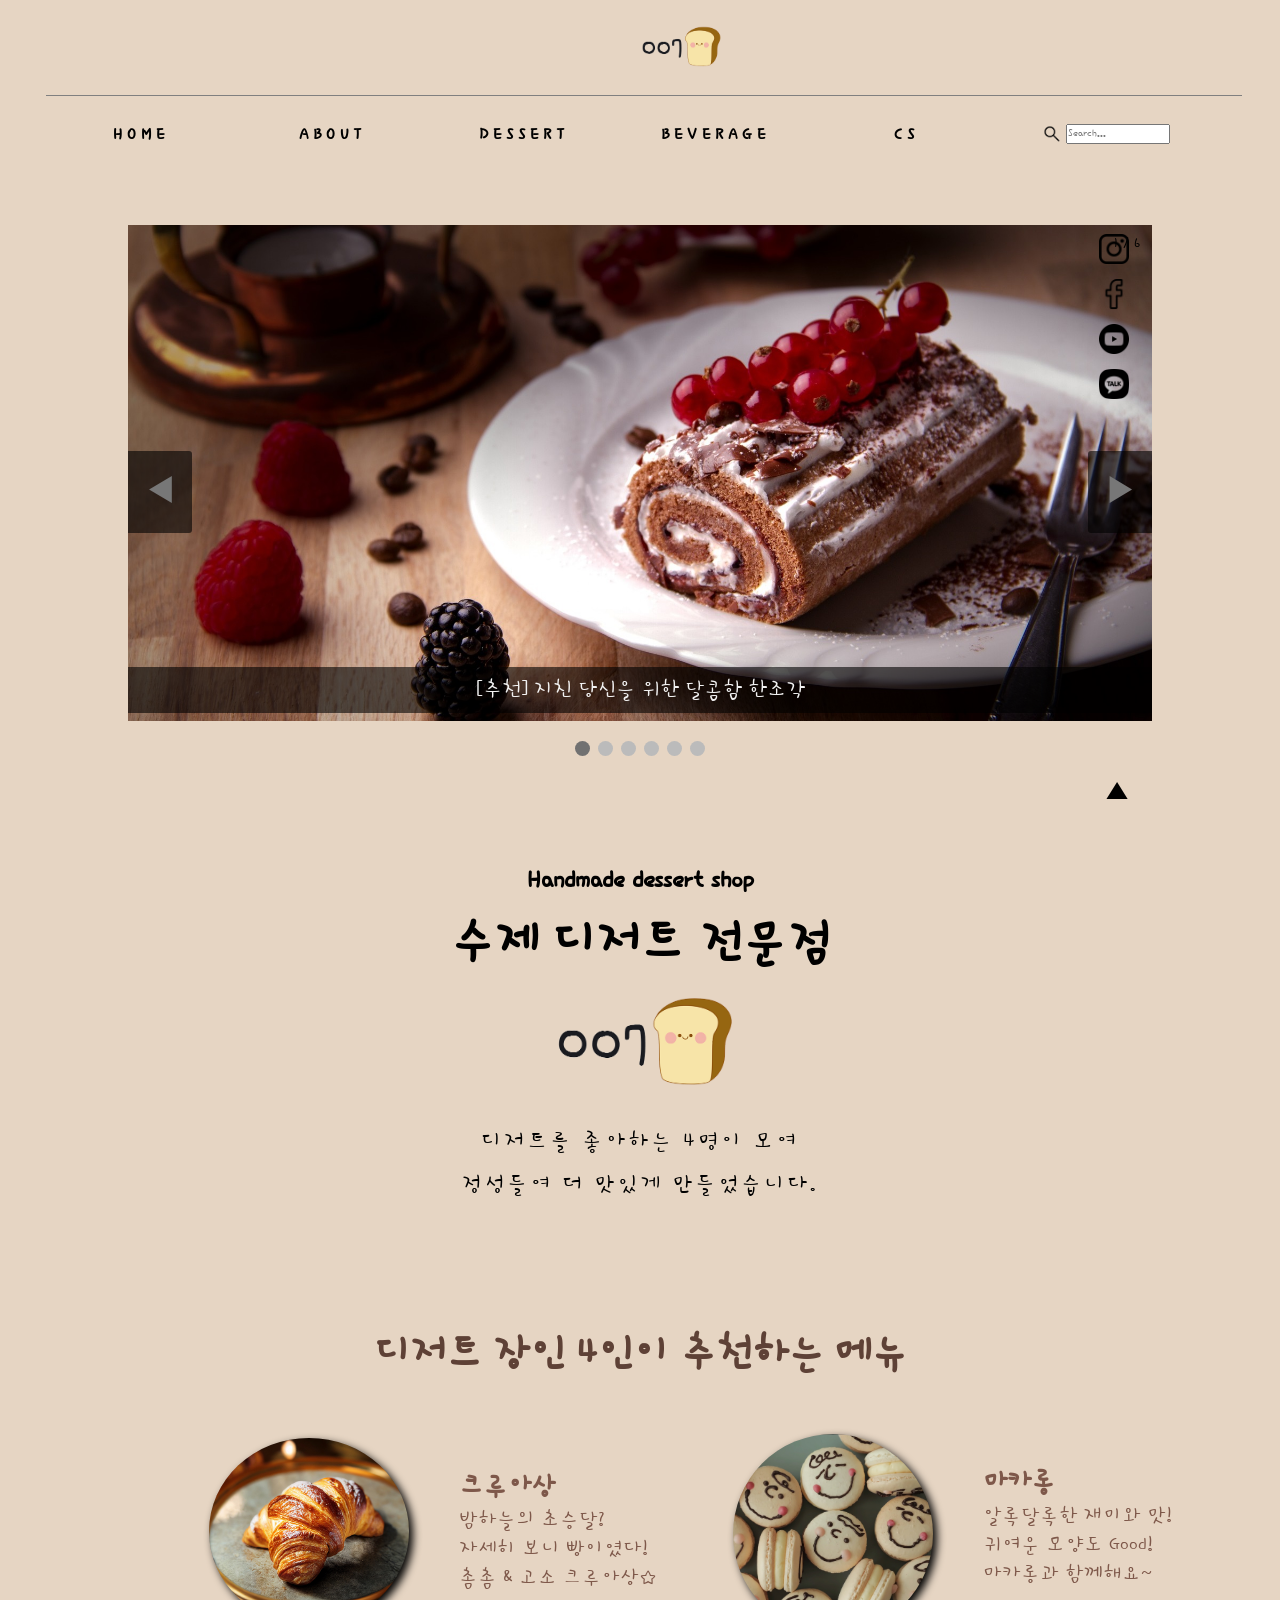
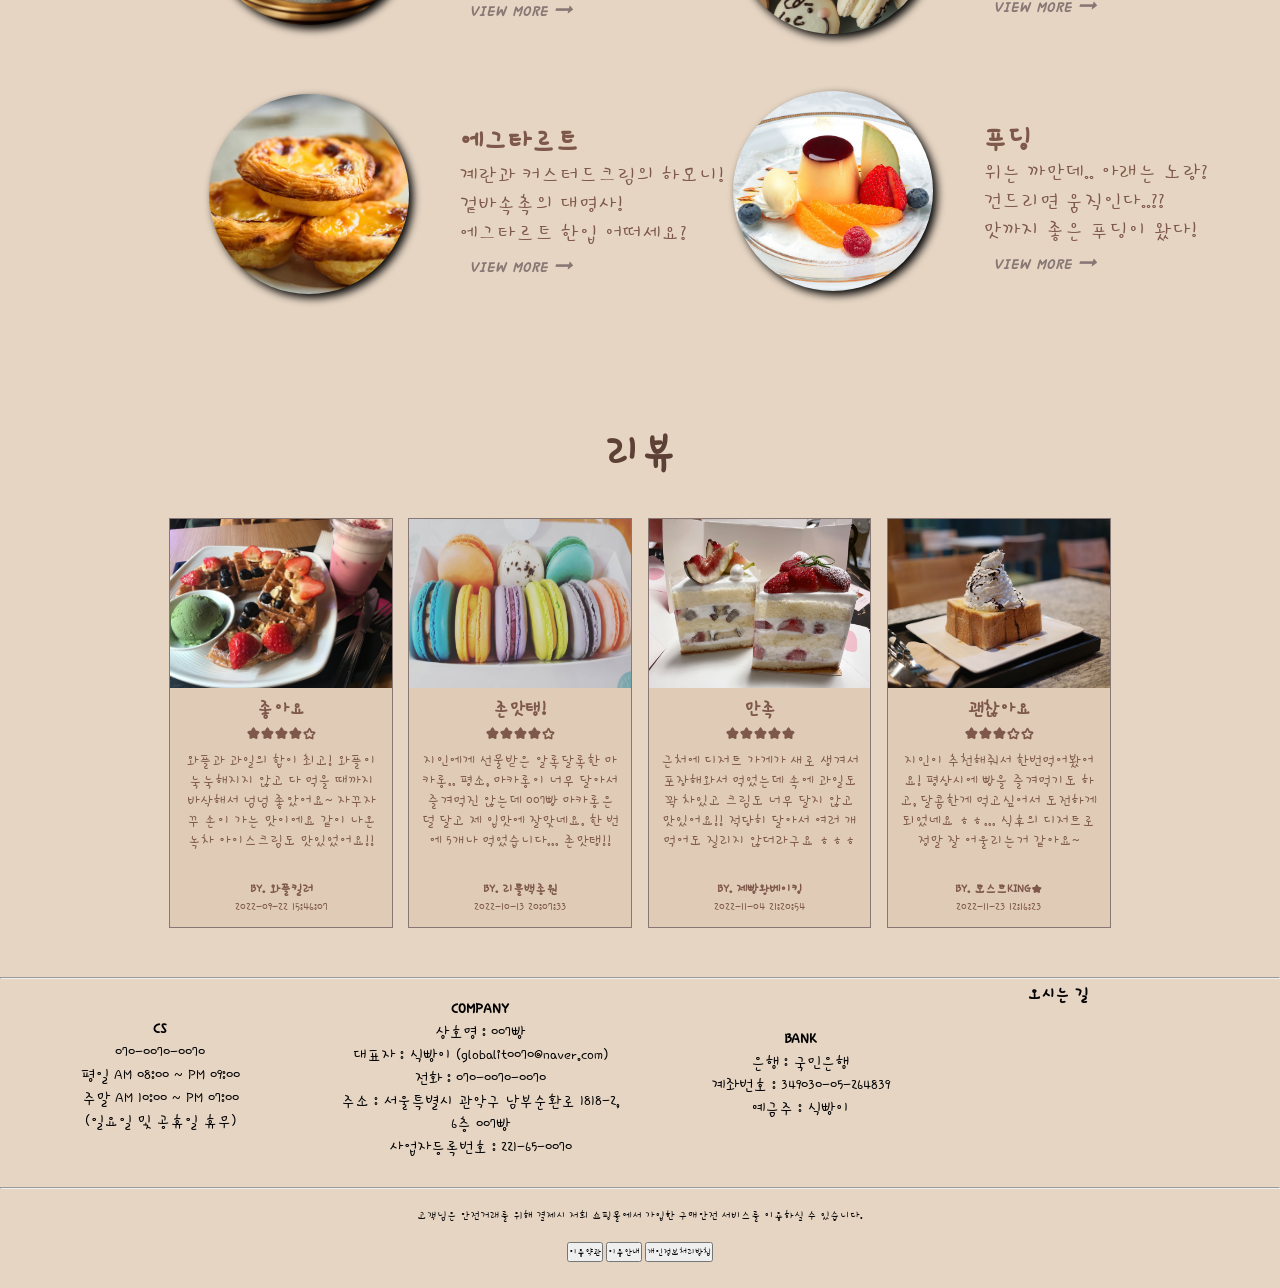
<file: index.html>
<!DOCTYPE html>
<html lang="en">

<head>
  <meta charset="UTF-8">
  <meta name="viewport" content="width=device-width, initial-scale=1.0">
  <title>007빵</title>
  <link rel="stylesheet" href="css/main.css">
  <link rel="shortcut icon" href="img/logo_icon2.ico">
</head>

<body>
  <!-- header -->
  <header>
    <h1 class="logo">
      <a href="index.html">
        <img src="img/logo2.png" alt="">
      </a>
    </h1>
    <ul class="menubar">
      <li>
        <a href="index.html">HOME</a>
      </li>

      <li>
        <a href="#">ABOUT</a>
        <ul class="submenu">
          <li><a href="#">베이커리 소개</a></li>
          <li><a href="#">찾아오시는 길</a></li>
        </ul>
      </li>
      <li>
        <a href="#">DESSERT</a>
        <ul class="submenu">
          <li><a href="#">케이크</a></li>
          <li><a href="#">마카롱</a></li>
          <li><a href="#">에그타르트</a></li>
          <li><a href="#">와플</a></li>
          <li><a href="#">빵</a></li>
        </ul>
      </li>
      <li>
        <a href="#">BEVERAGE</a>
        <ul class="submenu">
          <li><a href="#">커피</a></li>
          <li><a href="#">에이드</a></li>
          <li><a href="#">스무디</a></li>
          <li><a href="#">쥬스</a></li>
          <li><a href="#">우유</a></li>
        </ul>
      </li>
      <li>
        <a href="#">CS</a>
        <ul class="submenu">
          <li><a href="#">공지사항</a></li>
          <li><a href="#">FAQ</a></li>
          <li><a href="#">문의하기</a></li>
          <li><a href="sidepage03.html">예약하기</a></li>
        </ul>
      </li>
      <div class="box">
        <div class="container-1">
          <img src="/img/find.png" alt="">
          <input type="search" id="search" placeholder="Search..." />
        </div>
      </div>
    </ul>
  </header>

  <!-- banner -->
  <div class="banner">
    <div class="slides fade">
      <a href="sidepage01.html">
        <div class="slideNumber">1 / 6</div>
        <img src="img/banner1.jpg" style="width: 100%;">
        <div class="text">[추천] 지친 당신을 위한 달콤함 한조각</div>
      </a>
    </div>
    <div class="slides fade">
      <a href="#">
        <div class="slideNumber">2 / 6</div>
        <img src="img/banner2.jpg" style="width: 100%;">
        <div class="text">[겨울 한정] ★입안에서 녹는 탱글탱글 푸딩★</div>
      </a>
    </div>
    <div class="slides fade">
      <a href="#">
        <div class="slideNumber">3 / 6</div>
        <img src="img/banner3.jpg" style="width: 100%;">
        <div class="text">병아리도 눈을 떼지 못하는~ 상큼 레몬 마카롱!</div>
      </a>
    </div>
    <div class="slides fade">
      <a href="#">
        <div class="slideNumber">4 / 6</div>
        <img src="img/banner4.jpg" style="width: 100%;">
        <div class="text">에그타르트의 원조 포르투칼인도 인정한 겉바속촉!</div>
      </a>
    </div>
    <div class="slides fade">
      <a href="#">
        <div class="slideNumber">5 / 6</div>
        <img src="img/banner5.jpg" style="width: 100%;">
        <div class="text">바삭!바삭!바삭!!! 멈출 수 없는 바삭함</div>
      </a>
    </div>
    <div class="slides fade">
      <a href="#">
        <div class="slideNumber">6 / 6</div>
        <img src="img/banner6.jpg" style="width: 100%;">
        <div class="text">다가오는 크리스마스, 쿠키 선물은 어떠신가요?</div>
      </a>
    </div>
    <a class="prev" onclick="plusSlides(-1)">◀</a>
    <a class="next" onclick="plusSlides(1)">▶</a>
  </div>
  <br>
  <div style="text-align: center;">
    <span class="dot" onclick="currentSlide(1)"></span>
    <span class="dot" onclick="currentSlide(2)"></span>
    <span class="dot" onclick="currentSlide(3)"></span>
    <span class="dot" onclick="currentSlide(4)"></span>
    <span class="dot" onclick="currentSlide(5)"></span>
    <span class="dot" onclick="currentSlide(6)"></span>
  </div>

  <script>
    let slideIndex = 1;
    showSlides(slideIndex);

    // previouse button, next button
    function plusSlides(number) {
      showSlides(slideIndex += number);
    }

    // dot
    function currentSlide(number) {
      showSlides(slideIndex = number);
    }

    // 화면에 나오는 그림 골라서 보여주기
    function showSlides(number) {
      let i;
      let slides = document.getElementsByClassName('slides');
      let dots = document.getElementsByClassName('dot');

      if (number > slides.length) { slideIndex = 1; }
      if (number < 1) { slideIndex = slides.length; }

      for (i = 0; i < slides.length; i++) {
        slides[i].style.display = "none";
      }
      for (i = 0; i < dots.length; i++) {
        dots[i].className = dots[i].className.replace(' active', '');
      }

      slides[slideIndex - 1].style.display = "block";
      dots[slideIndex - 1].className += " active";
    }
  </script>

  <!-- 브랜드 소개 -->
  <section class="intro">
    <div class="ment">
      <ul>
        <li>
          <p class="motion1">Handmade dessert shop</p>
          <h2 class="motion2">수제 디저트 전문점</h2>
          <img src="img/logo2.png" alt="">
          <p class="motion3">디저트를 좋아하는 4명이 모여
            <br> 정성들여 더 맛있게 만들었습니다.
          </p>
        </li>
      </ul>
    </div>
  </section>

  <!-- 추천메뉴 -->
  <section class="Menu">
    <div class="Me-title">
      <h2>디저트 장인 4인이 추천하는 메뉴</h2>
    </div>
    <div class="Me-co">
      <ul class="Me-li">
        <li>
          <p class="Me-img"><img src="../img/브레드02.jpg" alt="추천메뉴"></p>
          <div class="Me-txt">
            <h2>크루아상</h2>
            <p><span class="yellow underline">
                밤하늘의 초승달?
                <br>자세히 보니 빵이였다!
                <br> 촘촘 & 고소 크루아상☆</span></p>
            <a href="#" class="view">view more <i class="fa fa-long-arrow-right" aria-hidden="true"></i></a>
          </div>
        </li>
        <li>
          <div class="Me-po">
            <p class="Me-img"><img src="img/마카롱02.jpg" alt="추천메뉴"></p>
            <div class="Me-txt">
              <h2>마카롱</h2>
              <p><span class="yellow underline">
                  알록달록한 재미와 맛!
                  <br>귀여운 모양도 Good!
                  <br>마카롱과 함께해요~</span></p>
              <a href="sidepage02.html" class="view">view more <i class="fa fa-long-arrow-right"
                  aria-hidden="true"></i></a>
            </div>
          </div>
        </li>
        <li>
          <p class="Me-img"><img src="../img/브레드06.jpg" alt="추천메뉴"></p>
          <div class="Me-txt">
            <h2>에그타르트</h2>
            <p><span class="yellow underline">
                계란과 커스터드크림의 하모니!
                <br>겉바속촉의 대명사!
                <br>에그타르트 한입 어떠세요?</span></p>
            <a href="#" class="view">view more <i class="fa fa-long-arrow-right" aria-hidden="true"></i></a>
          </div>
        </li>
        <li>
          <div class="Me-po">
            <p class="Me-img"><img src="../img/푸딩03.jpg" alt="추천메뉴"></p>
            <div class="Me-txt">
              <h2>푸딩</h2>
              <p><span class="yellow underline">
                  위는 까만데.. 아래는 노랑?
                  <br>건드리면 움직인다..??
                  <br>맛까지 좋은 푸딩이 왔다!</span></p>
              <a href="#" class="view">view more <i class="fa fa-long-arrow-right" aria-hidden="true"></i></a>
            </div>
          </div>
        </li>
      </ul>
    </div>
  </section>

  <!-- review section -->
  <section class="review">
    <div class="rv-title">
      <h2>리뷰</h2>
    </div>
    <ul class="review-list">
      <li>
        <a href="#">
          <p class="rv-img"><img src="img/s_review.jpg" alt="수정리뷰"></p>
          <div class="text">
            <h3>좋아요</h3>
            <h4>★★★★☆</h4>
            <p>와플과 과일의 합이 최고! 와플이 눅눅해지지 않고 다 먹을 때까지
              바삭해서 넘넘 좋았어요~ 자꾸자꾸 손이 가는 맛이에요
              같이 나온 녹차 아이스크림도 맛있었어요!!</p>
            <p class="rv-time"><span>BY. 와플킬러</span><br>2022-09-22 15:46:07</p>
          </div>
        </a>
      </li>
      <li>
        <a href="#">
          <p class="rv-img"><img src="img/d_review.png" alt="동민리뷰"></p>
          <div class="text">
            <h3>존맛탱!</h3>
            <h4>★★★★☆</h4>
            <p>지인에게 선물받은 알록달록한 마카롱..
              평소, 마카롱이 너무 달아서 즐겨먹진 않는데
              007빵 마카롱은 덜 달고 제 입맛에 잘맞네요.
              한 번에 5개나 먹었습니다... 존맛탱!!</p>
            <p class="rv-time"><span>BY. 리틀백종원</span><br>2022-10-13 20:07:33</p>
          </div>
        </a>
      </li>
      <li>
        <a href="#">
          <p class="rv-img"><img src="img/j_review.jpg" alt="진희리뷰"></p>
          <div class="text">
            <h3>만족</h3>
            <h4>★★★★★</h4>
            <p>근처에 디저트 가게가 새로 생겨서 포장해와서 먹었는데
              속에 과일도 꽉 차있고 크림도 너무 달지 않고 맛있어요!!
              적당히 달아서 여러 개 먹어도 질리지 않더라구요 ㅎㅎㅎ</p>
            <p class="rv-time"><span>BY. 제빵왕베이킹</span><br>2022-11-04 21:20:54</p>
          </div>
        </a>
      </li>
      <li>
        <a href="#">
          <p class="rv-img"><img src="img/u_review.jpg" alt="의섭리뷰"></p>
          <div class="text">
            <h3>괜찮아요</h3>
            <h4>★★★☆☆</h4>
            <p>지인이 추천해줘서 한번먹어봤어요!
              평상시에 빵을 즐겨먹기도 하고, 달콤한게 먹고싶어서 도전하게 되었네요 ㅎㅎ...
              식후의 디저트로 정말 잘 어울리는거 같아요~</p>
            <p class="rv-time"><span>BY. 토스트KING★</span><br>2022-11-23 12:16:23</p>
          </div>
        </a>
      </li>
    </ul>
  </section>

  <!-- sidebar -->
  <div class="sidebar">
    <ul>
      <li class="SNS01"><a href="https://www.instagram.com/" target="_blank"><img src="img/SNS인스타.png"></a></li>
      <li class="SNS02"><a href="https://ko-kr.facebook.com/" target="_blank"><img src="img/SNS페이스북.png"></a></li>
      <li class="SNS03"><a href="https://www.youtube.com/" target="_blank"><img src="img/SNS유튜브.png"></a></li>
      <li class="SNS04"><a href="https://www.kakaocorp.com/page/service/service/KakaoTalk" target="_blank"><img
            src="img/SNS카카오톡.png"></a></li>
      <li class="top-btn"><a href="#">▲</a></li>
    </ul>
  </div>

  <!-- footer -->
  <footer>
    <div class="footer">
      <hr>

      <section class="CS">
        <div class="CS01"><b>CS</b></div>
        <div class="CS02">070-0070-0070</div>
        <div class="CS03">
          평일 AM 08:00 ~ PM 09:00<br>
          주말 AM 10:00 ~ PM 07:00<br>
          (일요일 및 공휴일 휴무)<br>
        </div>
      </section>

      <section class="COMPANY">
        <div class="COMPANY01">
          <b>COMPANY</b>
        </div>
        <div class="COMPANY02">
          상호명 : 007빵<br>
          대표자 : 식빵이 (globalit0070@naver.com)<br>
          전화 : 070-0070-0070<br>
          주소 : 서울특별시 관악구 남부순환로 1818-2,<br>6층 007빵<br>
          사업자등록번호 : 221-65-0070<br>
        </div>
      </section>

      <section class="BANK">
        <div class="BANK01">
          <b>BANK</b>
        </div>
        <div class="BANK02">
          은행 : 국민은행<br>
          계좌번호 : 349030-05-264839<br>
          예금주 : 식빵이 <br>
        </div>
      </section>

      <section class="map">
        <div class="map01">
          <b>오시는 길</b>
        </div>
        <div>
          <iframe class="map02"
            src="https://www.google.com/maps/embed?pb=!1m18!1m12!1m3!1d3166.1446133469067!2d126.94990701562813!3d37.48091363678425!2m3!1f0!2f0!3f0!3m2!1i1024!2i768!4f13.1!3m3!1m2!1s0x357c9f660dc1a8e5%3A0xe9d099e33e1115b8!2z6riA66Gc67KM7JWE7J207Yuw7J247J6s6rCc67Cc7JuQ!5e0!3m2!1sko!2skr!4v1669047694701!5m2!1sko!2skr"
            width="250" height="160" style="border:0;" allowfullscreen="" loading="lazy"
            referrerpolicy="no-referrer-when-downgrade">
          </iframe>
        </div>
      </section>

      <div class="bottom">
        <hr><br>
        <p>고객님은 안전거래를 위해 결제시 저희 쇼핑몰에서 가입한 구매안전 서비스를 이용하실 수 있습니다.</p>
      </div>
      <div class="btn">
        <li><br>
          <button><a href="#" class="btn">이용약관</a></button>
          <button><a href="#" class="btn">이용안내</a></button>
          <button><a href="#" class="btn">개인정보처리방침</a></button><br><br><br>
        </li>
      </div>
    </div>
  </footer>

</body>

</html>
</file>
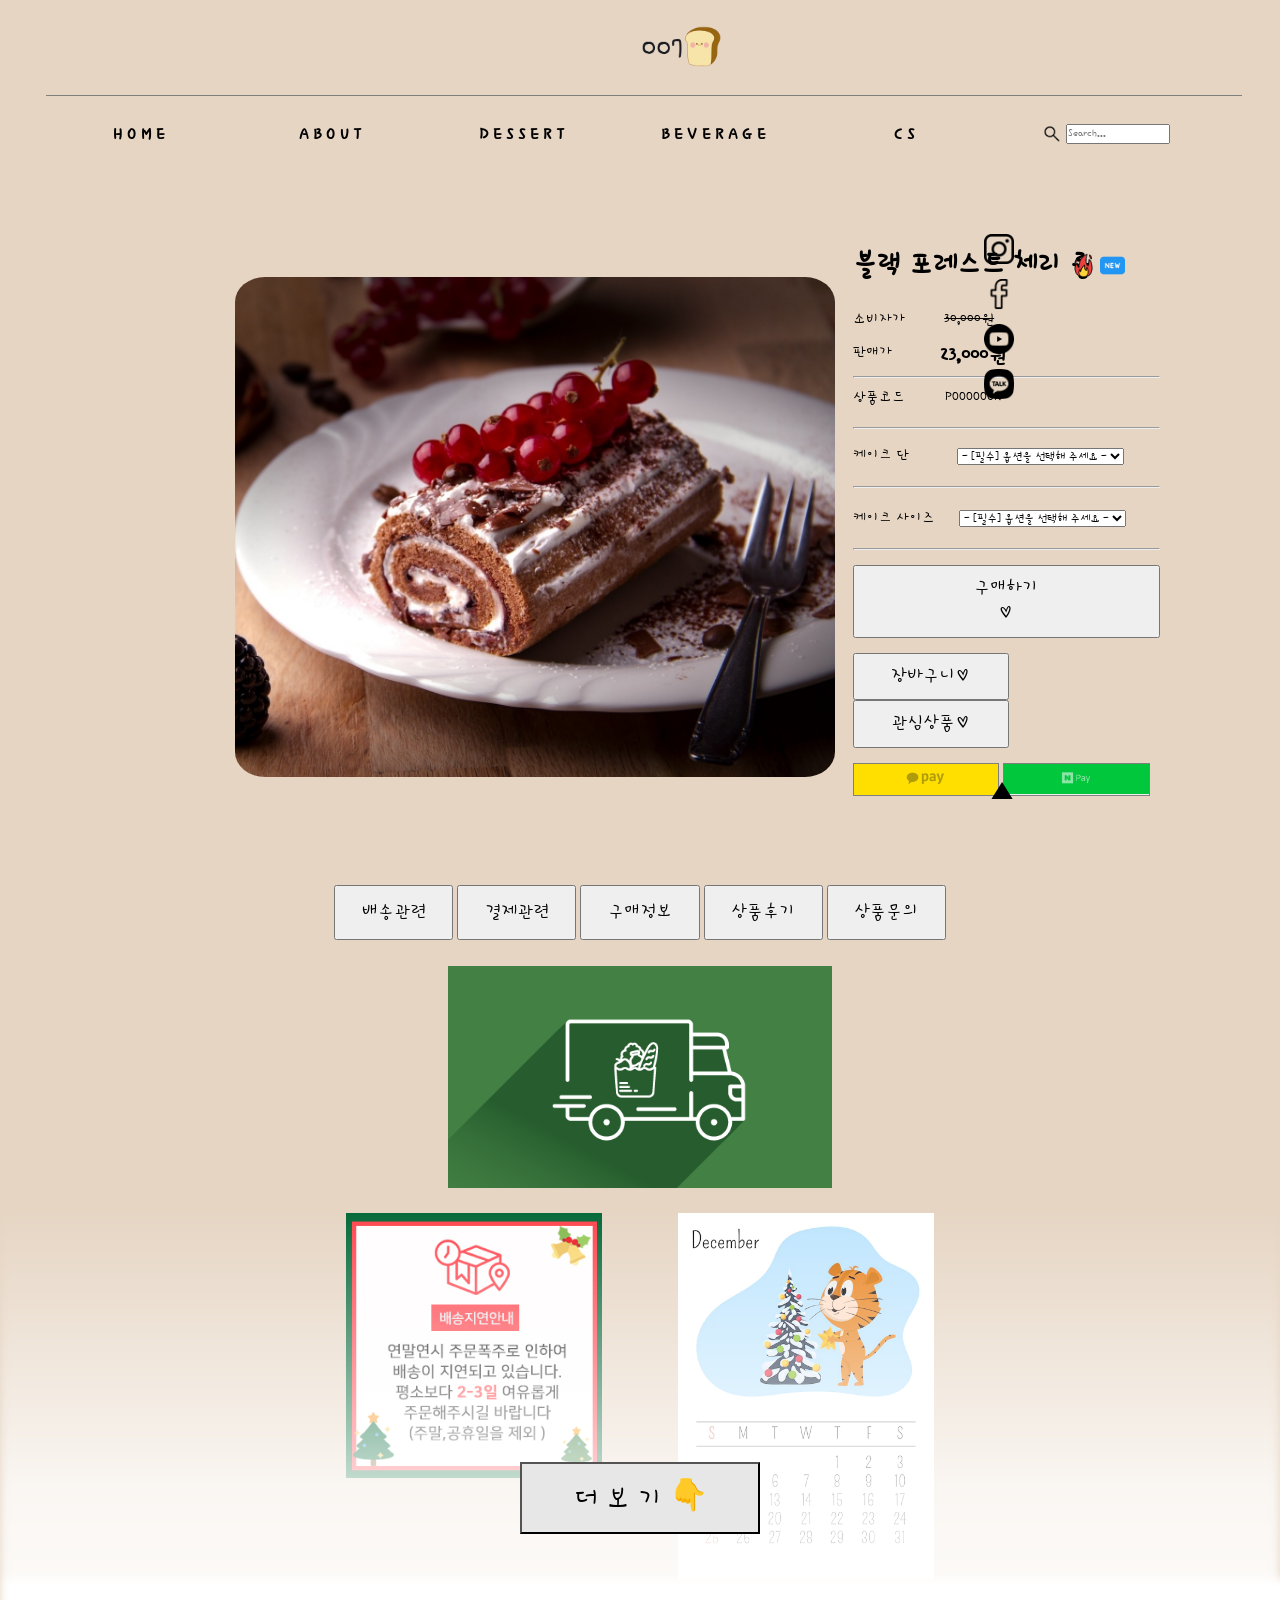
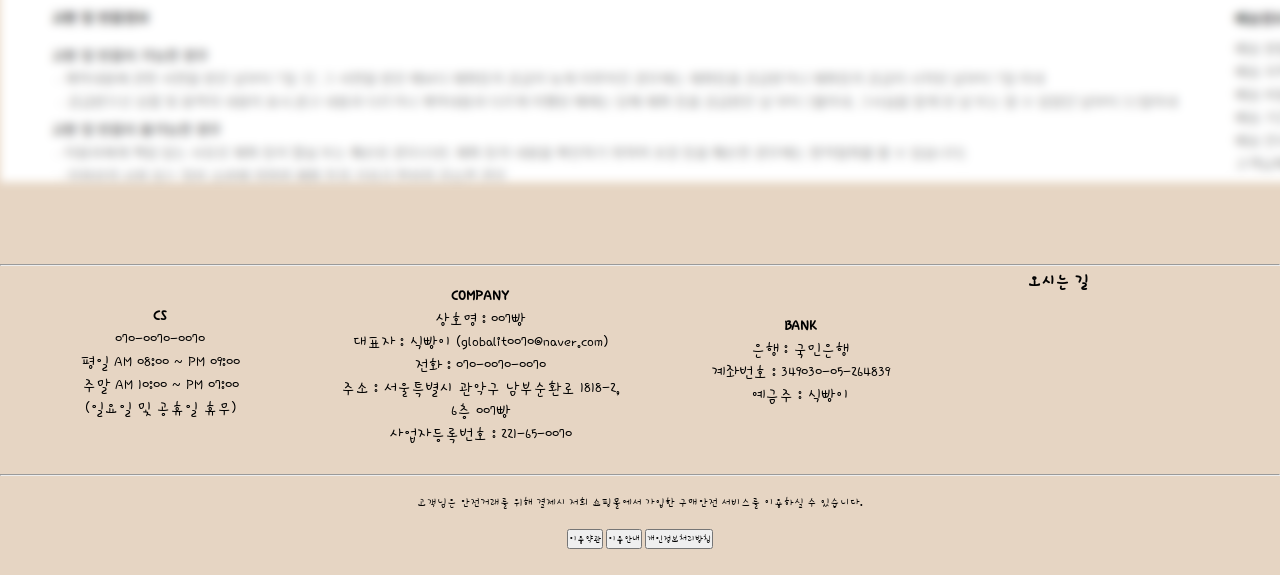
<file: sidepage01.html>
<!DOCTYPE html>
<html lang="en">

<head>
  <meta charset="UTF-8">
  <meta name="viewport" content="width=device-width, initial-scale=1.0">
  <title>sidepage</title>
  <link rel="stylesheet" href="css/sidepage01.css">
  <link rel="shortcut icon" href="img/logo_icon2.ico">
</head>

<body>
  <!-- header -->
  <header>
    <h1 class="logo">
      <a href="index.html">
        <img src="img/logo2.png" alt="">
      </a>
    </h1>
    <ul class="menubar">
      <li>
        <a href="index.html">HOME</a>
      </li>
      <li>
        <a href="#">ABOUT</a>
        <ul class="submenu">
          <li><a href="#">베이커리 소개</a></li>
          <li><a href="#">찾아오시는 길</a></li>
        </ul>
      </li>
      <li>
        <a href="#">DESSERT</a>
        <ul class="submenu">
          <li><a href="#">케이크</a></li>
          <li><a href="#">마카롱</a></li>
          <li><a href="#">에그타르트</a></li>
          <li><a href="#">와플</a></li>
          <li><a href="#">빵</a></li>
        </ul>
      </li>
      <li>
        <a href="#">BEVERAGE</a>
        <ul class="submenu">
          <li><a href="#">커피</a></li>
          <li><a href="#">에이드</a></li>
          <li><a href="#">스무디</a></li>
          <li><a href="#">쥬스</a></li>
          <li><a href="#">우유</a></li>
        </ul>
      </li>
      <li>
        <a href="#">CS</a>
        <ul class="submenu">
          <li><a href="#">공지사항</a></li>
          <li><a href="#">FAQ</a></li>
          <li><a href="#">문의하기</a></li>
          <li><a href="sidepage03.html">예약하기</a></li>
        </ul>
      </li>
      <div class="box">
        <div class="container-1">
          <img src="/img/find.png" alt="">
          <input type="search" id="search" placeholder="Search..." />
        </div>
      </div>
    </ul>
  </header>


  <ul class="a1">
    <div class="detailarea">
      <section class="img">
        <li><img src="/img/sidepage08_1.jpg"></li>
      </section>

      <section class="text">
        <div class="text_top">
          <div class="title01">
            <div class="title02">
              블랙 포레스트 체리 롤<br>
            </div>
          </div>
          <img src="/img/sidepage06.png">
          <img src="/img/sidepage04.png"><br>
          <li class="a1">소비자가<p class="line">30,000원</p>
          </li>
          <li class="a2">판매가<p class="big">23,000원</p>
          </li>
          <hr>
          <li class="a3">상품코드&nbsp&nbsp&nbsp&nbsp&nbsp&nbsp&nbsp&nbsp&nbsp&nbspPOOOOOON</li>
        </div><br>
        <hr>

        <div class="text_middle01">
          <label for="select_menu">케이크 단&nbsp&nbsp&nbsp&nbsp&nbsp&nbsp&nbsp&nbsp&nbsp&nbsp&nbsp</label>
          <select name="select_menu" id="select_menu01" size="1">
            <option value="" selected> - [필수] 옵션을 선택해 주세요 - </option>
            <option value="">--------------------</option>
            <option value="">1단</option>
            <option value="">2단</option>
          </select><br><br>
          <hr>
        </div><br>

        <div class="text_middle02">
          <label for="select_menu">케이크 사이즈&nbsp&nbsp&nbsp&nbsp&nbsp</label>
          <select name="select_menu" id="select_menu02" size="1">
            <option value="" selected> - [필수] 옵션을 선택해 주세요 - </option>
            <option value="">--------------------</option>
            <option value="">미니1_10cm</option>
            <option value="">미니2_13cm (+4,000원)</option>
            <option value="">1호_15cm (+8,000원)</option>
          </select><br><br>
          <hr>
        </div>

        <button class="btn01">구매하기<span>♡</span></button><br>
        <button class="btn02">장바구니<span>♡</span></button>
        <button class="btn03">관심상품<span>♡</span></button>

        <ul>
          <button class="kpay">
            <a href="https://www.kakaopay.com/" target="_blank"></a>
          </button>
          <button class="npay">
            <a href="https://www.kakaopay.com/" target="_blank"></a>
          </button>
        </ul>
      </section>
    </div>
  </ul>


  <main>
    <section class="mainbutton">
      <button class="btn01">
        <a href="#">배송관련</a>
      </button>
      <button class="btn02">
        <a href="#">결제관련</a>
      </button>
      <button class="btn03">
        <a href="#">구매정보</a>
      </button>
      <button class="btn04">
        <a href="#">상품후기</a>
      </button>
      <button class="btn05">
        <a href="#">상품문의</a>
      </button>
    </section>

    <section class="maintext">
      <div class="img01"><img src="/img/sidepage11.png"></div>
      <div class="img02"><img src="/img/sidepage17.jpg"></div>
      <div class="img03"><img src="/img/sidepage16.jpg"><br></div>
      <div class="img04"><img src="/img/sidepage13.png"></div>

      <button class="more">
        <a href="#">더 보 기 👇</a>
      </button>
    </section>
  </main>


  <!-- sidebar -->
  <div class="sidebar">
    <ul>
      <li class="SNS01"><a href="https://www.instagram.com/" target="_blank"><img src="img/SNS인스타.png"></a></li>
      <li class="SNS02"><a href="https://ko-kr.facebook.com/" target="_blank"><img src="img/SNS페이스북.png"></a></li>
      <li class="SNS03"><a href="https://www.youtube.com/" target="_blank"><img src="img/SNS유튜브.png"></a></li>
      <li class="SNS04"><a href="https://www.kakaocorp.com/page/service/service/KakaoTalk" target="_blank"><img src="img/SNS카카오톡.png"></a></li>
      <li class="top-btn"><a href="#">▲</a></li>
    </ul>
  </div>

  <!-- footer -->
  <footer>
    <div class="footer">

      <hr>
      <section class="CS">
        <div class="CS01"><b>CS</b></div>
        <div class="CS02">070-0070-0070</div>
        <div class="CS03">
          평일 AM 08:00 ~ PM 09:00<br>
          주말 AM 10:00 ~ PM 07:00<br>
          (일요일 및 공휴일 휴무)<br>
        </div>
      </section>

      <section class="COMPANY">
        <div class="COMPANY01">
          <b>COMPANY</b>
        </div>
        <div class="COMPANY02">
          상호명 : 007빵<br>
          대표자 : 식빵이 (globalit0070@naver.com)<br>
          전화 : 070-0070-0070<br>
          주소 : 서울특별시 관악구 남부순환로 1818-2,<br>6층 007빵<br>
          사업자등록번호 : 221-65-0070<br>
        </div>
      </section>

      <section class="BANK">
        <div class="BANK01">
          <b>BANK</b>
        </div>
        <div class="BANK02">
          은행 : 국민은행<br>
          계좌번호 : 349030-05-264839<br>
          예금주 : 식빵이 <br>
        </div>
      </section>

      <section class="map">
        <div class="map01">
          <b>오시는 길</b>
        </div>
        <div>
          <iframe class="map02"
            src="https://www.google.com/maps/embed?pb=!1m18!1m12!1m3!1d3166.1446133469067!2d126.94990701562813!3d37.48091363678425!2m3!1f0!2f0!3f0!3m2!1i1024!2i768!4f13.1!3m3!1m2!1s0x357c9f660dc1a8e5%3A0xe9d099e33e1115b8!2z6riA66Gc67KM7JWE7J207Yuw7J247J6s6rCc67Cc7JuQ!5e0!3m2!1sko!2skr!4v1669047694701!5m2!1sko!2skr"
            width="250" height="160" style="border:0;" allowfullscreen="" loading="lazy"
            referrerpolicy="no-referrer-when-downgrade">
          </iframe>
        </div>
      </section>

      <div class="bottom">
        <hr><br>
        <p>고객님은 안전거래를 위해 결제시 저희 쇼핑몰에서 가입한 구매안전 서비스를 이용하실 수 있습니다.</p>
      </div>
      <div class="btn">
        <li><br>
          <button><a href="#" class="btn">이용약관</a></button>
          <button><a href="#" class="btn">이용안내</a></button>
          <button><a href="#" class="btn">개인정보처리방침</a></button><br><br><br>
        </li>
      </div>
    </div>
  </footer>
</body>

</html>
</file>
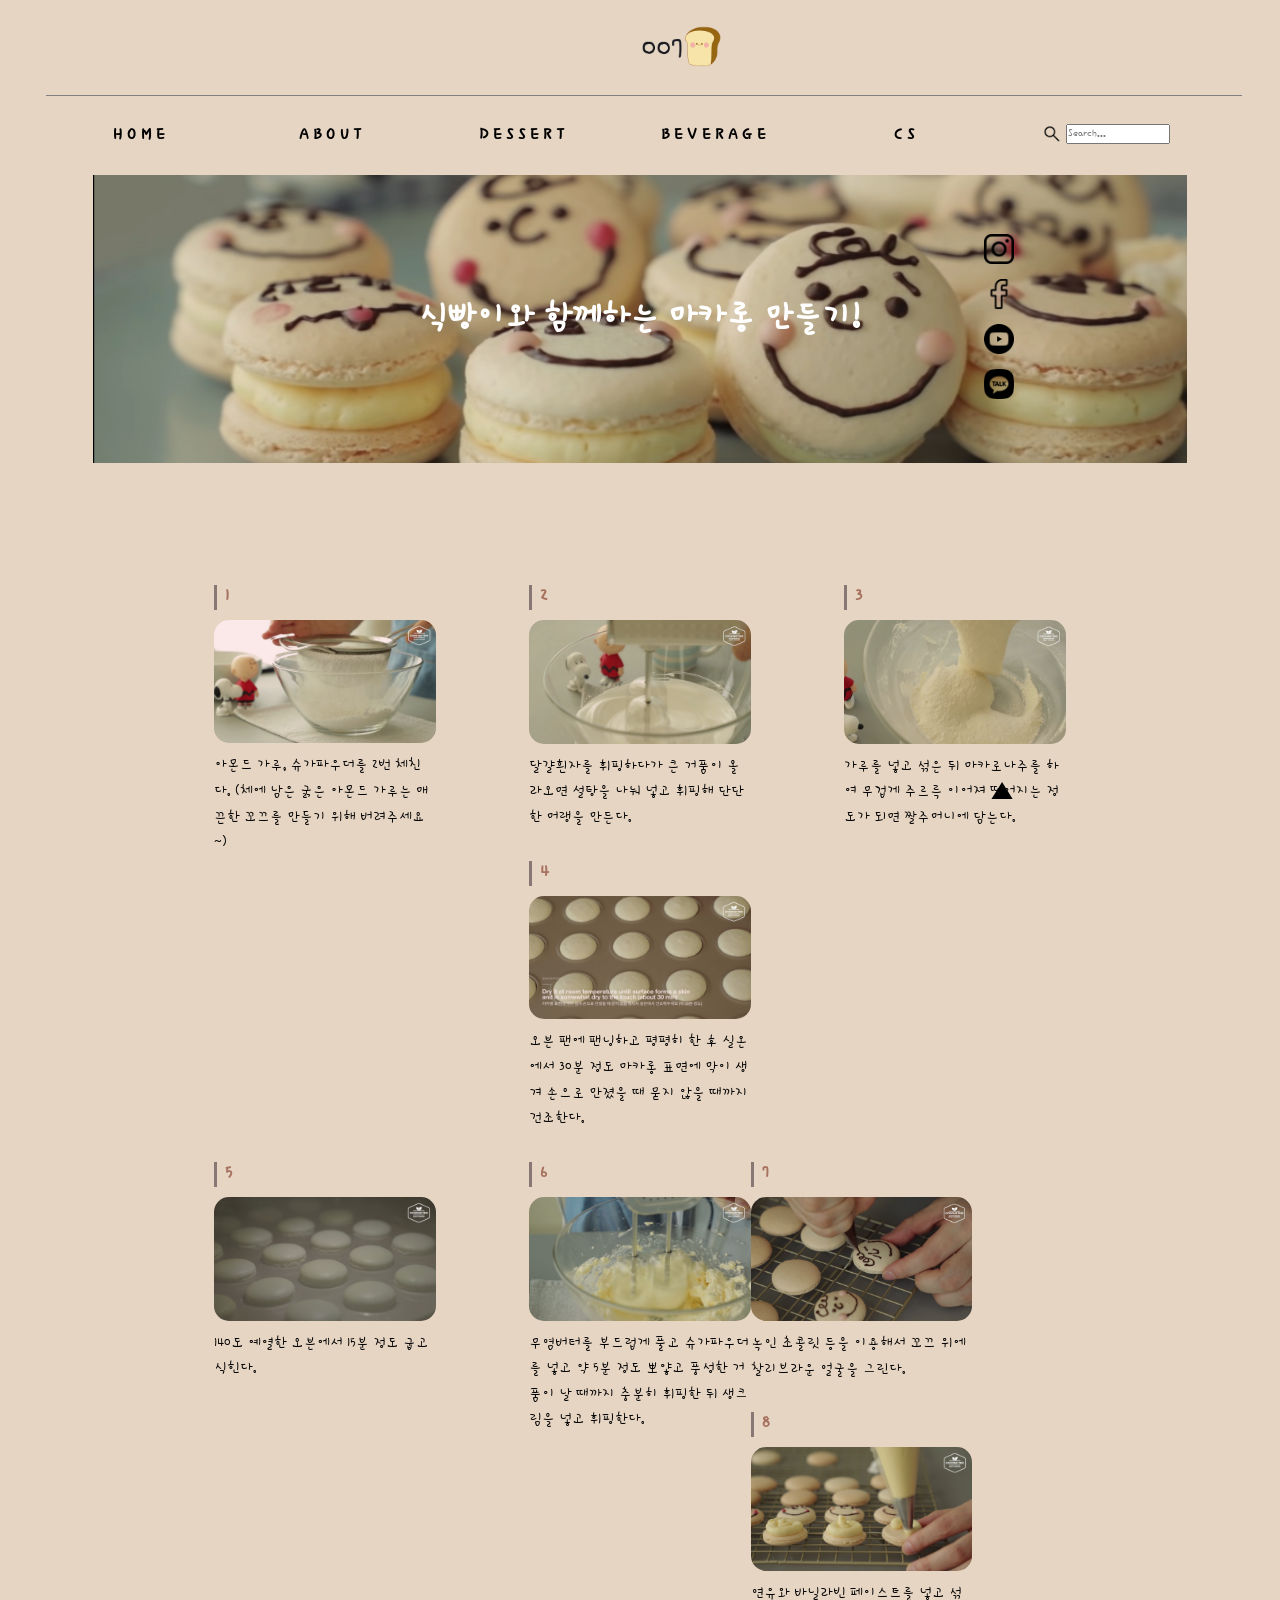
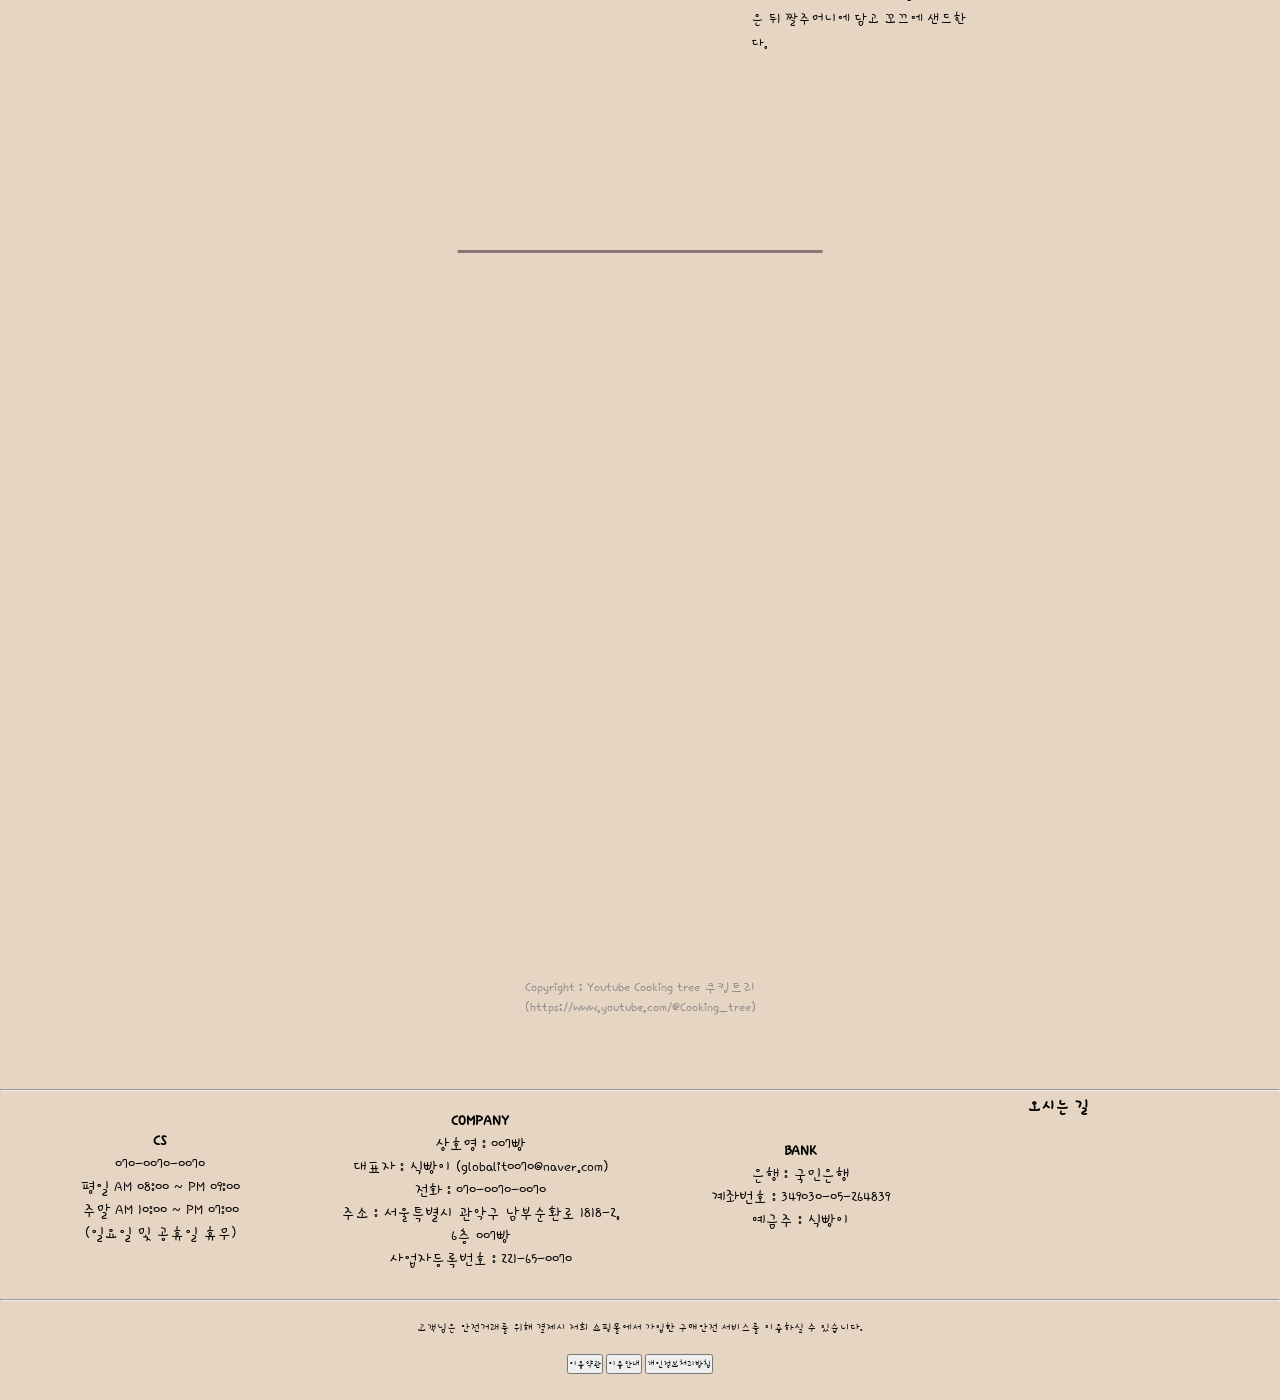
<file: sidepage02.html>
<!DOCTYPE html>
<html lang="en">

<head>
  <meta charset="UTF-8">
  <meta name="viewport" content="width=device-width, initial-scale=1.0">
  <title>007빵 마카롱 레시피</title>
  <link rel="stylesheet" href="css/sidepage02.css">
  <link rel="shortcut icon" href="img/logo_icon2.ico">
</head>

<body>
     <!-- header -->
  <header>
    <h1 class="logo">
      <a href="index.html">
        <img src="img/logo2.png" alt="">
      </a>
    </h1>
    <ul class="menubar">
      <li>
        <a href="index.html">HOME</a>
      </li>
      <li>
        <a href="#">ABOUT</a>
        <ul class="submenu">
          <li><a href="#">베이커리 소개</a></li>
          <li><a href="#">찾아오시는 길</a></li>
        </ul>
      </li>
      <li>
        <a href="#">DESSERT</a>
        <ul class="submenu">
          <li><a href="#">케이크</a></li>
          <li><a href="#">마카롱</a></li>
          <li><a href="#">에그타르트</a></li>
          <li><a href="#">와플</a></li>
          <li><a href="#">빵</a></li>
        </ul>
      </li>
      <li>
        <a href="#">BEVERAGE</a>
        <ul class="submenu">
          <li><a href="#">커피</a></li>
          <li><a href="#">에이드</a></li>
          <li><a href="#">스무디</a></li>
          <li><a href="#">쥬스</a></li>
          <li><a href="#">우유</a></li>
        </ul>
      </li>
      <li>
        <a href="#">CS</a>
        <ul class="submenu">
          <li><a href="#">공지사항</a></li>
          <li><a href="#">FAQ</a></li>
          <li><a href="#">문의하기</a></li>
          <li><a href="sidepage03.html">예약하기</a></li>
        </ul>
      </li>
      <div class="box">
        <div class="container-1">
          <img src="/img/find.png" alt="">
          <input type="search" id="search" placeholder="Search..." />
        </div>
      </div>
    </ul>
  </header>


  <!-- recipe -->
  <section class="recipe">
    <div class="rp-title">
      <h2>식빵이와 함께하는 마카롱 만들기!</h2>
    </div>
    <ul class="rp-list">
      <li>
        <h3>1</h3>
        <p class="rp-img"><img src="img/recipe1.png" alt=""></p>
        <p class="text">아몬드 가루, 슈가파우더를 2번 체친다. (체에 남은 굵은 아몬드 가루는 매끈한 꼬끄를 만들기 위해 버려주세요~)</p>
      </li>
      <li>
        <h3>2</h3>
        <p class="rp-img"><img src="img/recipe2.png" alt=""></p>
        <p class="text">달걀흰자를 휘핑하다가 큰 거품이 올라오면 설탕을 나눠 넣고 휘핑해 단단한 머랭을 만든다.</p>
      </li>
      <li>
        <h3>3</h3>
        <p class="rp-img"><img src="img/recipe3.png" alt=""></p>
        <p class="text">가루를 넣고 섞은 뒤 마카로나주를 하여 무겁게 주르륵 이어져 떨어지는 정도가 되면 짤주머니에 담는다.</p>
      </li>
      <li>
        <h3>4</h3>
        <p class="rp-img"><img src="img/recipe4.png" alt=""></p>
        <p class="text">오븐 팬에 팬닝하고 평평히 한 후 실온에서 30분 정도 마카롱 표면에 막이 생겨 손으로 만졌을 때 묻지 않을 때까지 건조한다.</p>
      </li>
      <li>
        <h3>5</h3>
        <p class="rp-img"><img src="img/recipe5.png" alt=""></p>
        <p class="text">140도 예열한 오븐에서 15분 정도 굽고 식힌다.</p>
      </li>
      <li>
        <h3>6</h3>
        <p class="rp-img"><img src="img/recipe6.png" alt=""></p>
        <p class="text">무염버터를 부드럽게 풀고 슈가파우더를 넣고 약 5분 정도 뽀얗고 풍성한 거품이 날 때까지 충분히 휘핑한 뒤 생크림을 넣고 휘핑한다.</p>
      </li>
      <li>
        <h3>7</h3>
        <p class="rp-img"><img src="img/recipe7.png" alt=""></p>
        <p class="text">녹인 초콜릿 등을 이용해서 꼬끄 위에 찰리브라운 얼굴을 그린다.</p>
      </li>
      <li>
        <h3>8</h3>
        <p class="rp-img"><img src="img/recipe8.png" alt=""></p>
        <p class="text">연유와 바닐라빈 페이스트를 넣고 섞은 뒤 짤주머니에 담고 꼬끄에 샌드한다.</p>
      </li>
    </ul>
    <div class="recipe-video">
      <iframe width="1020" height="630" src="https://www.youtube.com/embed/8h47sCWgH40" title="YouTube video player"
        frameborder="0" allow="accelerometer; autoplay; clipboard-write; encrypted-media; gyroscope; picture-in-picture"
        allowfullscreen></iframe>
      <p>Copyright : Youtube Cooking tree 쿠킹트리<br>(https://www.youtube.com/@Cooking_tree)</p>
    </div>
  </section>

  
   <!-- sidebar -->
   <div class="sidebar">
    <ul>
      <li class="SNS01"><a href="https://www.instagram.com/" target="_blank"><img src="img/SNS인스타.png"></a></li>
      <li class="SNS02"><a href="https://ko-kr.facebook.com/" target="_blank"><img src="img/SNS페이스북.png"></a></li>
      <li class="SNS03"><a href="https://www.youtube.com/" target="_blank"><img src="img/SNS유튜브.png"></a></li>
      <li class="SNS04"><a href="https://www.kakaocorp.com/page/service/service/KakaoTalk" target="_blank"><img src="img/SNS카카오톡.png"></a></li>
      <li class="top-btn"><a href="#">▲</a></li>
    </ul>
  </div>

  <!-- footer -->
  <footer>
    <div class="footer">
      <hr>

      <section class="CS">
        <div class="CS01"><b>CS</b></div>
        <div class="CS02">070-0070-0070</div>
        <div class="CS03">
          평일 AM 08:00 ~ PM 09:00<br>
          주말 AM 10:00 ~ PM 07:00<br>
          (일요일 및 공휴일 휴무)<br>
        </div>
      </section>

      <section class="COMPANY">
        <div class="COMPANY01">
          <b>COMPANY</b>
        </div>
        <div class="COMPANY02">
          상호명 : 007빵<br>
          대표자 : 식빵이 (globalit0070@naver.com)<br>
          전화 : 070-0070-0070<br>
          주소 : 서울특별시 관악구 남부순환로 1818-2,<br>6층 007빵<br>
          사업자등록번호 : 221-65-0070<br>
        </div>
      </section>

      <section class="BANK">
        <div class="BANK01">
          <b>BANK</b>
        </div>
        <div class="BANK02">
          은행 : 국민은행<br>
          계좌번호 : 349030-05-264839<br>
          예금주 : 식빵이 <br>
        </div>
      </section>

      <section class="map">
        <div class="map01">
          <b>오시는 길</b>
        </div>
        <div>
          <iframe class="map02"
            src="https://www.google.com/maps/embed?pb=!1m18!1m12!1m3!1d3166.1446133469067!2d126.94990701562813!3d37.48091363678425!2m3!1f0!2f0!3f0!3m2!1i1024!2i768!4f13.1!3m3!1m2!1s0x357c9f660dc1a8e5%3A0xe9d099e33e1115b8!2z6riA66Gc67KM7JWE7J207Yuw7J247J6s6rCc67Cc7JuQ!5e0!3m2!1sko!2skr!4v1669047694701!5m2!1sko!2skr"
            width="250" height="160" style="border:0;" allowfullscreen="" loading="lazy"
            referrerpolicy="no-referrer-when-downgrade">
          </iframe>
        </div>
      </section>

      <div class="bottom">
        <hr><br>
        <p>고객님은 안전거래를 위해 결제시 저희 쇼핑몰에서 가입한 구매안전 서비스를 이용하실 수 있습니다.</p>
      </div>
      <div class="btn">
        <li><br>
          <button><a href="#" class="btn">이용약관</a></button>
          <button><a href="#" class="btn">이용안내</a></button>
          <button><a href="#" class="btn">개인정보처리방침</a></button><br><br><br>
        </li>
      </div>
    </div>
  </footer>
</body>

</html>
</file>
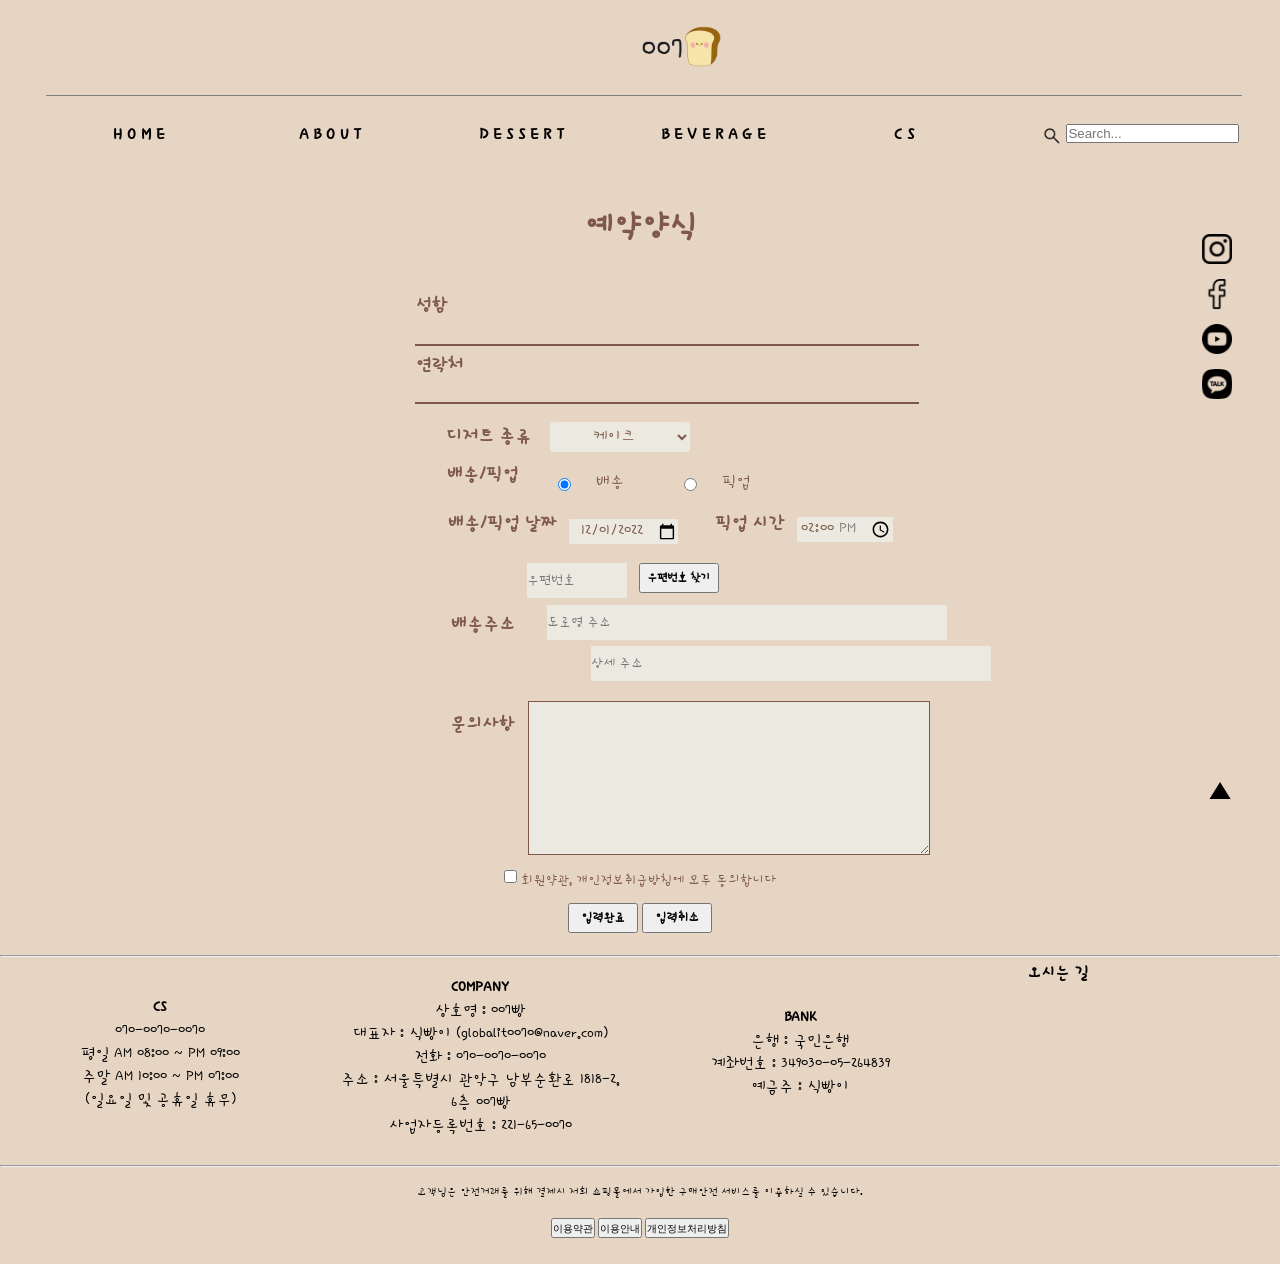
<file: sidepage03.html>
<!DOCTYPE html>
<html lang="en">
<head>
    <meta charset="UTF-8">
    <meta name="viewport" content="width=device-width, initial-scale=1.0">
    <title>예약양식</title>
    <link rel="stylesheet" href="css/sidepage03.css">
    <link rel="shortcut icon" href="img/logo_icon2.ico">
</head>
<body>
     <!-- header -->
  <header>
    <h1 class="logo">
      <a href="index.html">
        <img src="img/logo2.png" alt="">
      </a>
    </h1>
    <ul class="menubar">
      <li>
        <a href="index.html">HOME</a>
      </li>
      <li>
        <a href="#">ABOUT</a>
        <ul class="submenu">
          <li><a href="#">베이커리 소개</a></li>
          <li><a href="#">찾아오시는 길</a></li>
        </ul>
      </li>
      <li>
        <a href="#">DESSERT</a>
        <ul class="submenu">
          <li><a href="#">케이크</a></li>
          <li><a href="#">마카롱</a></li>
          <li><a href="#">에그타르트</a></li>
          <li><a href="#">와플</a></li>
          <li><a href="#">빵</a></li>
        </ul>
      </li>
      <li>
        <a href="#">BEVERAGE</a>
        <ul class="submenu">
          <li><a href="#">커피</a></li>
          <li><a href="#">에이드</a></li>
          <li><a href="#">스무디</a></li>
          <li><a href="#">쥬스</a></li>
          <li><a href="#">우유</a></li>
        </ul>
      </li>
      <li>
        <a href="#">CS</a>
        <ul class="submenu">
          <li><a href="#">공지사항</a></li>
          <li><a href="#">FAQ</a></li>
          <li><a href="#">문의하기</a></li>
          <li><a href="sidepage03.html">예약하기</a></li>
        </ul>
      </li>
      <div class="box">
        <div class="container-1">
          <img src="/img/find.png" alt="">
          <input type="search" id="search" placeholder="Search..." />
        </div>
      </div>
    </ul>
  </header>

  <!-- 예약하기 -->
    <div class="booking">
        <h2>예약양식</h2>
        <div class="wrapper">
            <div class="input-data">
                <input type="text" class="box1" required>
                <div class="underline"></div>
                <label>성함</label>
            </div>
            <div class="input-data2">
                <input type="text" class="box2" required>
                <div class="underline2"></div>
                <label>연락처</label>
            </div>
        </div>
        <div class="kind">
            <form>
                <h4>디저트 종류</h4>
                <select id="dessert" class="box3">
                    <option>케이크</option>
                    <option>마카롱</option>
                    <option>에그타르트</option>
                    <option>와플</option>
                    <option>빵</option>
                </select>
            </form>
        </div>
        <div class="radio">
            <form>
                <h4>배송/픽업</h4>
                <label><input type="radio" name="choose" value="delivery" checked> 배송</label>
                <label><input type="radio" name="choose" value="pickup"> 픽업</label>
            </form>
        </div>
        <div class="date">
            <form>
                <h4 class="date2">배송/픽업 날짜</h4>
                <p><input type="date" value="2022-12-01"></p>
                <h4 class="time">픽업 시간</h4>
                <p><input type="time" value="14:00" min="14:00" max="17:00"></p>
            </form>
        </div>
        <div class="add">
          <form>
              <h4>배송주소</h4>
              <input type="text" class="Post" id="postcode" placeholder="우편번호">
              <script src="http://dmaps.daum.net/map_js_init/postcode.v2.js?autoload=false"></script>
              <button type="button" class="Postcode" onclick="execDaumPostcode()">우편번호 찾기</button><br>
              <script>
                function execDaumPostcode() {
                    daum.postcode.load(function(){
                        new daum.Postcode({
                            oncomplete: function(data) {
                              // 팝업에서 검색결과 항목을 클릭했을때 실행할 코드를 작성하는 부분입니다.
                              $("#postcode").val(data.zonecode);
                              $("#address1").val(data.roadAddress);
                            }
                        }).open();
                    });
                }
                </script>
              <input type="text" class="address1" id="address1" placeholder="도로명 주소"><br>
              <input type="text" class="address2" id="address2" placeholder="상세 주소">
          </form>
        </div>
        <div class="que">
            <form>
                <h4>문의사항</h4>
                <p><textarea id="ques" cols="50" rows="8"></textarea></p>
            </form>
        </div>
        <div class="chk">
            <input type="checkbox" id="allchk">
            <label for="allchk">회원약관, 개인정보취급방침에 모두 동의합니다</label>
        </div>
        <div class="btnwrap">
            <button type="submit">입력완료</button>
            <button type="reset">입력취소</button>
          </div>
    </div>

    <!-- sidebar -->
   <div class="sidebar">
    <ul>
      <li class="SNS01"><a href="https://www.instagram.com/" target="_blank"><img src="img/SNS인스타.png"></a></li>
      <li class="SNS02"><a href="https://ko-kr.facebook.com/" target="_blank"><img src="img/SNS페이스북.png"></a></li>
      <li class="SNS03"><a href="https://www.youtube.com/" target="_blank"><img src="img/SNS유튜브.png"></a></li>
      <li class="SNS04"><a href="https://www.kakaocorp.com/page/service/service/KakaoTalk" target="_blank"><img src="img/SNS카카오톡.png"></a></li>
      <li class="top-btn"><a href="#">▲</a></li>
    </ul>
  </div>

  <!-- footer -->
  <footer>
    <div class="footer">
      <hr>

      <section class="CS">
        <div class="CS01"><b>CS</b></div>
        <div class="CS02">070-0070-0070</div>
        <div class="CS03">
          평일 AM 08:00 ~ PM 09:00<br>
          주말 AM 10:00 ~ PM 07:00<br>
          (일요일 및 공휴일 휴무)<br>
        </div>
      </section>

      <section class="COMPANY">
        <div class="COMPANY01">
          <b>COMPANY</b>
        </div>
        <div class="COMPANY02">
          상호명 : 007빵<br>
          대표자 : 식빵이 (globalit0070@naver.com)<br>
          전화 : 070-0070-0070<br>
          주소 : 서울특별시 관악구 남부순환로 1818-2,<br>6층 007빵<br>
          사업자등록번호 : 221-65-0070<br>
        </div>
      </section>

      <section class="BANK">
        <div class="BANK01">
          <b>BANK</b>
        </div>
        <div class="BANK02">
          은행 : 국민은행<br>
          계좌번호 : 349030-05-264839<br>
          예금주 : 식빵이 <br>
        </div>
      </section>

      <section class="map">
        <div class="map01">
          <b>오시는 길</b>
        </div>
        <div>
          <iframe class="map02"
            src="https://www.google.com/maps/embed?pb=!1m18!1m12!1m3!1d3166.1446133469067!2d126.94990701562813!3d37.48091363678425!2m3!1f0!2f0!3f0!3m2!1i1024!2i768!4f13.1!3m3!1m2!1s0x357c9f660dc1a8e5%3A0xe9d099e33e1115b8!2z6riA66Gc67KM7JWE7J207Yuw7J247J6s6rCc67Cc7JuQ!5e0!3m2!1sko!2skr!4v1669047694701!5m2!1sko!2skr"
            width="250" height="160" style="border:0;" allowfullscreen="" loading="lazy"
            referrerpolicy="no-referrer-when-downgrade">
          </iframe>
        </div>
      </section>

      <div class="bottom">
        <hr><br>
        <p>고객님은 안전거래를 위해 결제시 저희 쇼핑몰에서 가입한 구매안전 서비스를 이용하실 수 있습니다.</p>
      </div>
      <div class="btn">
        <li><br>
          <button><a href="#" class="btn">이용약관</a></button>
          <button><a href="#" class="btn">이용안내</a></button>
          <button><a href="#" class="btn">개인정보처리방침</a></button><br><br><br>
        </li>
      </div>
    </div>
  </footer>
</body>
</html>
</file>
<file: css/sidepage03.css>
@charset "utf-8";

@import url('https://fonts.googleapis.com/css2?family=Hi+Melody&display=swap');

* {
  margin: 0;
  padding: 0;
}

body {
  margin: 0;
}

h1,
h2,
h3,
h4,
h5,
h6,
p,
ul,
ol,
li,
dl,
dt,
dd {
  margin: 0;
  padding: 0;
}

h1,
h2,
h3,
h4,
h5,
h6 {
  font-weight: 700;
  font-size: inherit;
}

a {
  color: inherit;
  text-decoration: inherit;
}

img {
  vertical-align: middle;
}

a img {
  border: none;
}

li {
  list-style: none;
}

address,
em,
i {
  font-style: normal;
}

body {
  font-family: 'Hi Melody';
  font-size: 14px;
  background-color: rgb(230, 213, 195);
}

/* header*/
.logo img {
  width: 90px;
  height: auto;
  margin-left: 50%;
  margin-top: 2vh;
  margin-bottom: 2vh;
  border-radius: 15%;
}



header.menubar {
  width: 400px;
  overflow: hidden;
  z-index: 2;
}

.menubar {
  border-top: 1px solid gray;
  height: 80px;
  padding-top: 20px;
  line-height: 50%;
  margin-left: 20px;
}


.menubar a {
  color: #000;
  font-size: 20px;
  font-weight: bold;
  text-align: center;
}

.menubar a:hover,
.menubar a:focus {
  text-decoration: underline 1px black;
}


.menubar>li {
  width: 16%;
  /*20*5=100%*/
  float: left;
  text-align: center;
  letter-spacing: 5px;
  line-height: 40px;
  position: relative;
}

.menubar .submenu {
  width: 170px;
  background-color: rgb(236, 233, 224);
  position: absolute;
  top: 40px;
  left: 50%;
  transform: translateX(-50%);
  z-index: 10;
}

.menubar .submenu a {
  font-size: 17px;
  font-weight: normal;
}


/* .submenu>li {
  line-height: 30px;
  font-size: 10px;
  background: red;
} */

.submenu {
  height: 0;
  /*ul의 높이를 안보이게 처리*/
  overflow: hidden;
}

.menubar>li:hover {
  transition: 0.5s;
}



.menubar>li:hover .submenu {
  height: 200px;
  /*서브메뉴 li한개의 높이 40*5*/
  transition-duration: 0.7s;
}

.menubar li:hover .submenu,
.menubar li:hover .banner {
  display: block;
}

.menubar>li>a:focus+.submenu,
.menubar>li>a:focus+.submenu .banner {
  display: block;
}


/* 검색창 */
.container-1 {
  width: 10px;
  vertical-align: middle;
  white-space: nowrap;
  position: relative;
  bottom: -8px;
  left: 20px;
}

.container-1 img {
  margin-left: 20px;
  width: 20px;
  height: 20px;
}

.booking {
  color: rgb(126, 88, 74);
}

.booking h2 {
  font-size: 35px;
  margin: 0.8% 0;
  text-align: center;
}

.wrapper {
  width: 450px;
  padding: 30px;
  margin: 0 auto;
}

.wrapper .input-data,
.wrapper .input-data2 {
  height: 40px;
  width: 100%;
  position: relative;
}

.wrapper .input-data input.box1 {
  height: 100%;
  width: 100%;
  border: none;
  font-size: 17px;
  padding-top: 15px;
  border-bottom: 2px solid rgb(126, 88, 74);
  background-color: rgb(230, 213, 195);
}

.wrapper .input-data2 input.box2 {
  height: 100%;
  width: 100%;
  border: none;
  font-size: 17px;
  margin-top: 25px;
  padding-top: 8px;
  border-bottom: 2px solid rgb(126, 88, 74);
  background-color: rgb(230, 213, 195);
}

.wrapper .input-data input.box1:focus,
.wrapper .input-data2 input.box2:focus {
  outline: 2px solid rgb(230, 213, 195);
}

.wrapper .input-data label {
  position: absolute;
  bottom: 10px;
  left: 0;
  font-size: 20px;
  font-weight: bold;
  color: rgb(126, 88, 74);
  pointer-events: none;
}

.wrapper .input-data2 label {
  position: absolute;
  bottom: -10px;
  left: 0;
  font-size: 20px;
  font-weight: bold;
  color: rgb(126, 88, 74);
  pointer-events: none;
}

.wrapper .input-data .underline,
.wrapper .input-data2 .underline2 {
  position: absolute;
  bottom: 0px;
  height: 2px;
  width: 100%;
}

/* 예약하기 */
.booking {
  color: rgb(126, 88, 74);
}

.booking h2 {
  font-size: 35px;
  margin: 0.8% 0;
  text-align: center;
}

/* 성함, 연락처 */
.wrapper {
  width: 450px;
  padding: 30px;
  margin: 0 auto;
}

.wrapper .input-data,
.wrapper .input-data2 {
  height: 40px;
  width: 100%;
  position: relative;
}

.wrapper .input-data input.box1 {
  height: 100%;
  width: 100%;
  border: none;
  font-size: 17px;
  padding-top: 15px;
  border-bottom: 2px solid rgb(126, 88, 74);
  background-color: rgb(230, 213, 195);
}

.wrapper .input-data2 input.box2 {
  height: 100%;
  width: 100%;
  border: none;
  font-size: 17px;
  margin-top: 25px;
  padding-top: 8px;
  border-bottom: 2px solid rgb(126, 88, 74);
  background-color: rgb(230, 213, 195);
}

.wrapper .input-data input.box1:focus,
.wrapper .input-data2 input.box2:focus {
  outline: 2px solid rgb(230, 213, 195);
}

.wrapper .input-data label {
  position: absolute;
  bottom: 10px;
  left: 0;
  font-size: 20px;
  font-weight: bold;
  color: rgb(126, 88, 74);
  pointer-events: none;
}

.wrapper .input-data2 label {
  position: absolute;
  bottom: -10px;
  left: 0;
  font-size: 20px;
  font-weight: bold;
  color: rgb(126, 88, 74);
  pointer-events: none;
}

.wrapper .input-data .underline,
.wrapper .input-data2 .underline2 {
  position: absolute;
  bottom: 0px;
  height: 2px;
  width: 100%;
}

.booking h4,
.booking form h4 {
  font-size: 20px;
  margin: 1.5% 0;
}

.booking form {
  display: flex;
  padding: 1%;
}

/* 디저트 종류 */
.booking .kind form h4 {
  position: relative;
  margin: 0 40.3%;
  margin-top: 1%;
}

.booking .kind .box3 {
  width: 140px;
  height: 30px;
  background: rgb(236, 233, 224);
  font-family: inherit;
  font-size: 18px;
  text-align: center;
  color: rgb(126, 88, 74);
  border: none;
  display: inline-block;
  margin: 0 auto;
  position: absolute;
  margin-left: 47%;
  margin-top: 1%;
  border-radius: 5%;
}

.booking .kind .box3:focus {
  outline: 2px solid rgb(236, 233, 224);
}

/* 배송/픽업 */
.booking .radio {
  margin-left: 40%;
  height: 30px;
  margin-top: -1%;
}

.booking .radio label {
  font-size: 18px;
  margin: 20px;
}

.booking .radio input {
  display: inline-block;
  vertical-align: text-bottom;
  margin: 0 20px;
  text-align: center;
}

/* 배송날짜, 시간*/
.booking .date {
  height: 100%;
  margin-top: 1%;
  margin-bottom: -1.5%;
}

.booking .date h4.date2 {
  margin-left: 37%;
  margin-right: 1%;
  margin-top: 1.2%;
}

.booking .date h4.time {
  margin-left: 3%;
  margin-right: 1%;
  margin-top: 1.2%;
}

.booking .date input {
  display: inline-block;
  vertical-align: text-bottom;
  margin-top: 20%;
  background: rgb(236, 233, 224);
  font-family: inherit;
  font-size: 18px;
  text-align: center;
  color: rgb(126, 88, 74);
  border: none;
}

/* 배송주소 */
.booking .add {
  height: 100%;
  width: 100%;
  text-align: center;
  display: block;
  vertical-align: text-bottom;
}

.booking .add h4 {
  margin-left: 37%;
  margin-right: 1%;
  margin-top: 50px;
}

.booking .add input {
  height: 35px;
  float: left;
  font-family: inherit;
  background: rgb(236, 233, 224);
  border: none;
  font-size: 15px;
}

.booking .add .Post {
  width: 100px;
}

.booking .add button {
  height: 30px;
  width: 80px;
  margin-left: 1%;
  font-family: inherit;
  font-weight: bold;
  cursor: pointer;
}

.booking .add button:focus {
  outline: 1px solid rgb(230, 213, 195);
}

.booking .add .address1 {
  margin-top: 2.5%;
  margin-left: -11.8%;
  width: 400px;
}

.booking .add .address2 {
  margin-top: 5%;
  margin-left: -24.1%;
  width: 400px;
}

.booking .add .address1:focus,
.booking .add .address2:focus,
.booking .add .Post:focus,
.booking .que textarea:focus {
  outline: 1px solid rgb(236, 233, 224);
}

/* 문의사항 */
.booking .que {
  margin-left: 36.5%;
}

.booking .que p {
  margin-left: 1.8%;
}

.booking .que textarea {
  background: rgb(236, 233, 224);
  border: 1px solid rgb(126, 88, 74);
  font-family: inherit;
  font-size: 15px;
  width: 400px;
}

/* 회원약관 체크박스 */
.booking .chk {
  text-align: center;
  font-size: 15px;
}

/* 입력 버튼 */
.booking .btnwrap {
  text-align: center;
  margin-top: 1%;
}

.booking .btnwrap button {
  font-family: inherit;
  width: 70px;
  height: 30px;
  font-size: 14px;
  font-weight: bold;
  cursor: pointer;
  margin-bottom: 1%;
}

/* sidebar 너비 공통 */
.sidebar ul li img {
  width: 30px;
}

/* sidebar 인스타 */
.sidebar ul li.SNS01 {
  height: 36px;
  margin-left: 1658px;
  position: fixed;
  text-align: center;
  right: 10px;
  bottom: 70%;
  cursor: pointer;
  z-index: 99999;
}

/* sidebar 인스타 hover */
.sidebar ul li.SNS01:hover {
  width: 2%;
}


/* sidebar 페이스북 */
.sidebar ul li.SNS02 {
  height: 36px;
  margin-left: 1658px;
  position: fixed;
  text-align: center;
  right: 10px;
  bottom: 65%;
  cursor: pointer;
  z-index: 99999;
}

/* sidebar 페이스북 hover */
.sidebar ul li.SNS02:hover {
  width: 2%;
}

/* sidebar 유튜브 */
.sidebar ul li.SNS03 {
  height: 36px;
  margin-left: 1658px;
  position: fixed;
  text-align: center;
  right: 10px;
  bottom: 60%;
  cursor: pointer;
  z-index: 99999;
}

/* sidebar 유튜브 hover*/
.sidebar ul li.SNS03:hover {
  width: 2%;
}

/* sidebar 카카오톡 */
.sidebar ul li.SNS04 {
  height: 36px;
  margin-left: 1658px;
  position: fixed;
  text-align: center;
  right: 10px;
  bottom: 55%;
  cursor: pointer;
  z-index: 99999;
}

/* sidebar 카카오톡 */
.sidebar ul li.SNS04:hover {
  width: 2%;
}

/* sidebar 맨 위로 가기 */
.sidebar ul .top-btn {
  margin-left: 1658px;
  position: fixed;
  text-align: center;
  right: 10px;
  bottom: 10%;
  cursor: pointer;
  z-index: 99999;
  font-size: 30px;
}

html {
  /* 맨 위 버튼 눌렀을 때 스무스하게 올라가는 css */
  scroll-behavior: smooth;
}

/* footer 공통 */
footer .footer {
  width: 100%;
  margin-top: 10px;
}

/* footer CS */
footer .footer .CS {
  padding-top: 40px;
  float: left;
  text-align: center;
  width: 25%;
}

footer .footer .CS .CS01 {
  font-size: 18px;
}

footer .footer .CS .CS02 {
  font-size: 18px;
}

footer .footer .CS .CS03 {
  font-size: 18px;
}

/* footer COMPANY */
footer .footer .COMPANY {
  padding-top: 20px;
  float: left;
  text-align: center;
  width: 25%;
}

footer .footer .COMPANY .COMPANY01 {
  font-size: 18px;
}

footer .footer .COMPANY .COMPANY02 {
  font-size: 18px;
}

/* footer BANK */
footer .footer .BANK {
  padding-top: 50px;
  float: left;
  text-align: center;
  width: 25%;
}

footer .footer .BANK .BANK01 {
  font-size: 18px;
}

footer .footer .BANK .BANK02 {
  font-size: 18px;
}

/* footer 오시는 길 */
footer .footer .map01 {
  margin-bottom: 5px;
  margin-right: 15%;
  float: right;
  padding-top: 5px;
  font-size: 18px;
  text-align: center;
}

/* footer 구글지도 */
footer .footer .map02 {
  width: 17%;
}

/* footer text 공통 */
footer .bottom {
  padding-top: 8px;
  text-align: center;
}

/* footer text */
footer .bottom p {
  font-size: 12px;
}

/* footer text 버튼 */
footer .btn {
  padding-top: 5px;
  text-align: center;
  font-size: 10px;
}

/* 1025px ~ 1440px PC Mode(Laptop L) */
@media screen and (max-width:1440px) {
  header {
    min-width: 1025px;
    width: 95%;
    margin: 0 2%;
  }

  header .logo {
    margin: 0 auto;
  }

  .booking {
    margin: 0 auto;
    width: 95%;
  }

  .wrapper .input-data input.box1 {
    width: 112%;
  }

  .wrapper .input-data2 input.box2 {
    width: 112%;
  }


  .booking .kind {
    margin-right: 16%;
  }

  .booking .kind h4 {
    top: 5px;
  }

  .booking .kind .box3 {
    left: -4%;
  }

  .booking .radio {
    margin-left: 33.5%;
  }

  .booking .date {
    margin-left: -4.8%;
  }

  .booking .add {
    margin-left: -2.8%;
  }

  .booking .add .address1 {
    margin-top: 3.5%;
    margin-left: -14.45%;

  }

  .booking .add .address2 {
    margin-top: 7%;
    margin-left: -29.85%;

  }

  .booking .que {
    margin-left: 33.7%;
  }

  .booking .chk {
    text-align: center;
  }

  .sidebar li {
    margin-right: 3%;
  }

  .footer {
    width: 95%;
    margin: 0 auto;
    text-align: center;
  }
}

/* 769px ~ 1024px : PC Mode(Laptop) */
@media screen and (max-width:1024px) {
  header {
    min-width: 769px;
    width: 85%;
    margin: 0 5%;
  }

  header .logo {
    margin: 0 auto;
  }

  header .menubar .box .container-1 input#search {
    width: 100px;
  }


  .booking {
    margin: 0 auto;
    width: 95%;
  }

  .booking .kind {
    margin-right: 32%;
  }

  .booking .kind h4 {
    top: 10px;
  }

  .booking .kind .box3 {
    left: -8%;
  }

  .booking .radio {
    margin-left: 27%;
  }

  .booking .radio h4 {
    margin-top: 3.4%;
  }

  .booking .date {
    margin-left: -15%;
  }

  .booking .date h4.date2 {
    margin-top: 2%;
  }

  .booking .date h4.time {
    margin-top: 2.1%;
  }

  .booking .add {
    margin-left: -9.3%;
  }

  .booking .add .address1 {
    margin-top: 5%;
    margin-left: -19.8%;
  }

  .booking .add .address2 {
    margin-top: 10%;
    margin-left: -42%;
  }

  .booking .que {
    margin-left: 27%;
  }

  .booking .chk {
    text-align: center;
  }

  .sidebar li {
    margin-right: 3%;
  }

  .footer .bottom {
    margin-top: 3%;
  }

  footer .footer .map01 {
    margin-right: 9.5%;
    margin-top: 1%;
    margin-bottom: 1%;
  }
}
</file>
<file: css/main.css>
@charset "utf-8";
@import url('https://fonts.googleapis.com/css2?family=Hi+Melody&display=swap');
@import url('https://maxcdn.bootstrapcdn.com/font-awesome/4.1.0/css/font-awesome.min.css');

/*reset*/
* {
  margin: 0;
  padding: 0;
  font-family: 'Hi melody';
  text-decoration: none;
  box-sizing: border-box;
}

body {
  margin: 0;
  font-family: 'Hi melody';
  background: rgb(230, 213, 195);
}

h1,
h2,
h3,
h4,
h5,
h6,
p,
ul,
ol,
li,
dl,
dt,
dd {
  margin: 0;
  padding: 0;
}

h1,
h2,
h3,
h4,
h5,
h6 {
  font-weight: 700;
  font-size: inherit;
}

a {
  color: inherit;
  text-decoration: inherit;
}

img {
  vertical-align: middle;
}

a img {
  border: none;
}

li {
  list-style: none;
}

address,
em,
i {
  font-style: normal;
}

/* header*/
.logo img {
  width: 90px;
  height: auto;
  margin-left: 50%;
  margin-top: 2vh;
  margin-bottom: 2vh;
  border-radius: 15%;
}


header.menubar {
  width: 400px;
  overflow: hidden;
  z-index: 2;
}

.menubar {
  border-top: 1px solid gray;
  height: 80px;
  padding-top: 20px;
  line-height: 50%;
  margin-left: 20px;
}


.menubar a {
  color: #000;
  font-size: 20px;
  font-weight: bold;
  text-align: center;
}

.menubar a:hover,
.menubar a:focus {
  text-decoration: underline 1px black;
}


.menubar>li {
  width: 16%;
  /*20*5=100%*/
  float: left;
  text-align: center;
  letter-spacing: 5px;
  line-height: 40px;
  position: relative;
}

.menubar .submenu {
  width: 170px;
  background-color: rgb(236, 233, 224);
  position: absolute;
  top: 40px;
  left: 50%;
  transform: translateX(-50%);
  z-index: 10;
}

.menubar .submenu a {
  font-size: 17px;
  font-weight: normal;
}


/* .submenu>li {
    line-height: 30px;
    font-size: 10px;
    background: red;
  } */

.submenu {
  height: 0;
  /*ul의 높이를 안보이게 처리*/
  overflow: hidden;
}

.menubar>li:hover {
  transition: 0.5s;
}



.menubar>li:hover .submenu {
  height: 200px;
  /*서브메뉴 li한개의 높이 40*5*/
  transition-duration: 0.7s;
}

.menubar li:hover .submenu,
.menubar li:hover .banner {
  display: block;
}

.menubar>li>a:focus+.submenu,
.menubar>li>a:focus+.submenu .banner {
  display: block;
}


/* 검색창 */
.container-1 {
  width: 10px;
  vertical-align: middle;
  white-space: nowrap;
  position: relative;
  bottom: -8px;
  left: 20px;
}

.container-1 img {
  margin-left: 20px;
  width: 20px;
  height: 20px;
}


/* banner */
.slides {
  display: none;
}

img {
  vertical-align: middle;
}

.banner {
  max-width: 1700px;
  /* 90% ?? */
  position: relative;
  margin: auto;
  z-index: 4;
}

.prev,
.next {
  cursor: pointer;
  position: absolute;
  top: 50%;
  width: auto;
  padding: 16px;
  margin-top: -22px;
  color: #777;
  font-weight: blod;
  font-size: 40px;
  transition: 0.6s ease;
  border-radius: 0 3px 3px 0;
  user-select: none;
  background: rgba(0, 0, 0, 0.6);
}

.next {
  right: 0;
  border-radius: 3px 0 0 3px;
}

.prev:hover,
.next:hover {
  background-color: rgba(255, 255, 255, 0.3);
}

.banner .text {
  color: #f2f2f2;
  background: rgba(0, 0, 0, 0.6);
  font-size: 24px;
  padding: 8px 12px;
  position: absolute;
  bottom: 8px;
  width: 100%;
  text-align: center;
}

.slideNumber {
  color: #000;
  font-size: 18px;
  padding: 8px 12px;
  position: absolute;
  top: 0;
  right: 0;
}

.dot {
  cursor: pointer;
  height: 15px;
  width: 15px;
  margin: 0 2px;
  background-color: #bbb;
  border-radius: 50%;
  display: inline-block;
  transition: background-color 0.6s ease;
}

.active,
.dot:hover {
  background-color: #717171;
}

.fade {
  animation-name: fade;
  animation-duration: 1.5s;
}

@keyframes fade {
  from {
    opacity: .4
  }

  to {
    opacity: 1
  }
}

@media only screen and (max-width: 300px) {

  .prev,
  .next,
  .banner .text {
    font-size: 11px;
  }
}

/* 브랜드 소개 */
section.intro {
  box-sizing: border-box;
  display: block;
  width: 100%;
  height: 100%;
}

section.intro .ment {
  text-align: center;
  line-height: 1.2;
  padding: 7% 0 0;
}

section.intro .ment ul li {
  list-style: none;
  padding-bottom: 5%;
}

section.intro .ment ul li p.motion1 {
  font-size: 30px;
  font-weight: bold;
  line-height: 2;
}

section.intro .ment ul li h2.motion2 {
  font-size: 55px;
}

section.intro .ment ul li img {
  width: 200px;
  height: auto;
  margin-bottom: 1%;
  border-radius: 15%;
}

section.intro .ment ul li p.motion3 {
  font-size: 25px;
  line-height: 1.7;
  font-weight: 300;
  letter-spacing: 3px;
}


/* 추천메뉴 */
section.Menu {
  padding: 10px 0;
  width: 100%;
  height: 700px;
  clear: both;
}

section.Menu .Me-title {
  color: rgb(94, 65, 54);
  text-align: center;
}

section.Menu .Me-title h2 {
  font-size: 45px;
  font-weight: bold;
  padding-top: 40px;
  margin: 10px 0 5px;
}

section.Menu .Me-co {
  margin: 0 12%;
  display: flex;
  width: 100%;

}

section.Menu ul {
  width: 100%;
  padding: 30px 0;
  overflow: hidden;

}

section.Menu ul li {
  list-style: none;
  display: flex;
  margin: 20px 70px;
  float: left;
  width: 30%;
}

section.Menu ul li .Me-po {
  list-style: none;
  display: flex;
  margin: 20px 0px;
  float: left;
  width: 30%;
  margin-top: -1%;
}

/* img size : 577 * 577 로 통일 */
section.Menu ul li .Me-img img {
  width: 200px;
  align-self: center;
  border-radius: 50%;
  margin-left: 30px;
  filter: drop-shadow(4px 4px 4px);
  position: relative;
}

section.Menu ul li .Me-po .Me-img img {
  width: 200px;
  align-self: center;
  border-radius: 50%;
  margin-left: 30px;
  position: relative;
}

/* Flashing */
section.Menu ul li p.Me-img:hover img {
  opacity: 1;
  animation: flash 3s;
}

@keyframes flash {
  0% {
    opacity: 0.4;
  }

  100% {
    opacity: 1;
  }
}

section.Menu ul li .Me-txt {
  margin-left: 50px;
  margin-top: 30px;
  display: inline-block;
  position: relative;
}

section.Menu ul li .Me-po .Me-txt {
  margin-left: 50px;
  margin-top: 30px;
  position: relative;
}

section.Menu ul li .Me-txt h2 {
  font-size: 30px;
  font-weight: bold;
  color: rgb(126, 88, 74);
}

section.Menu ul li .Me-po .Me-txt h2 {
  font-size: 30px;
  font-weight: bold;
  color: rgb(126, 88, 74);
}

section.Menu ul li .Me-txt p {
  font-size: 23px;
  width: 300px;
  color: rgb(126, 88, 74);
}

section.Menu ul li .Me-po .Me-txt p {
  font-size: 23px;
  width: 300px;
  color: rgb(126, 88, 74);
}

/* view more */
.Menu .Me-li .Me-txt .view {
  display: block;
  width: 180px;
  position: relative;
  padding: 8px 0;
  font-size: 18px;
  text-transform: uppercase;
  letter-spacing: 1px;
  overflow: hidden;
  color: rgb(135, 119, 117);
  font-weight: bold;
  transform: skewX(-15deg) translateX(5px);
  transition: all 0.15s;
  right: -6px;
}

.Menu .Me-li .Me-txt .view:hover,
.Menu .Me-li .Me-txt .view:focus {
  transform: skewX(0deg) translateX(0);
  font-weight: bold;
  transition: all 0.3s;
  color: black;
}

/* 밑줄 효과 */
.underline {
  line-height: 1.2;
  font-family: inherit;
  background-image: linear-gradient(transparent calc(100% - 3px), #000 3px);
  background-repeat: no-repeat;
  background-size: 0% 100%;
  transition: background-size 0.8s;
  cursor: pointer;
}

.underline.yellow {
  background-image: linear-gradient(transparent 60%, #fadf67 40%);
}

.underline:hover {
  background-size: 100% 100%;
}


/* section review */
section.review {
  padding: 10px 0;
  height: 600px;
}

section.review div.rv-title {
  color: rgb(94, 65, 54);
  text-align: center;
}

section.review div.rv-title h2 {
  font-size: 45px;
  margin: 10px 0 5px;
  padding-top: 40px;
  font-weight: bold;
}

section.review ul {
  padding: 30px 10%;
  overflow: hidden;
  display: inline-block;
}

section.review ul li {
  float: left;
  width: 23%;
  margin-left: 1.6%;
  border: 1px solid rgb(135, 119, 117);
}

section.review ul li a {
  background-color: rgb(224, 204, 182);
  display: block;
  width: 100%;
  height: 100%;
}

section.review ul li a:hover {
  background: rgba(255, 255, 255, 0.4);
  transition: all 0.5s;

}

section.review ul li a p.rv-img {
  width: 100%;
  height: 100%;
  overflow: hidden;
}

/* img = 225.650 x 169.238 */
section.review ul li a p.rv-img img {
  width: 100%;
  height: 169.238px;
}

section.review ul li a p.rv-img img:hover {
  transform: scale(1.2);
  transition: all 0.5s;
}

section.review ul li a .text {

  color: rgb(126, 88, 74);
  padding: 10px;
  text-align: center;
}

section.review ul li a .text h3 {
  font-size: 20px;
}

section.review ul li a .text h4 {
  font-size: 18px;
  margin-bottom: 5px;
}


section.review ul li a .text p {
  font-size: 16px;
}

section.review ul li a .text p.rv-time {
  margin-top: 30px;
  font-size: 14px;
  position: relative;
  bottom: 0;
}

section.review ul li a .text p.rv-time span {
  font-weight: bold;
}

/* sidebar 너비 공통 */
.sidebar ul li img {
  width: 30px;
}

/* sidebar 인스타 */
.sidebar ul li.SNS01 {
  height: 36px;
  margin-left: 1658px;
  position: fixed;
  text-align: center;
  right: 10px;
  bottom: 70%;
  cursor: pointer;
  z-index: 99999;
}

/* sidebar 인스타 hover */
.sidebar ul li.SNS01:hover {
  width: 2%;
}


/* sidebar 페이스북 */
.sidebar ul li.SNS02 {
  height: 36px;
  margin-left: 1658px;
  position: fixed;
  text-align: center;
  right: 10px;
  bottom: 65%;
  cursor: pointer;
  z-index: 99999;
}

/* sidebar 페이스북 hover */
.sidebar ul li.SNS02:hover {
  width: 2%;
}

/* sidebar 유튜브 */
.sidebar ul li.SNS03 {
  height: 36px;
  margin-left: 1658px;
  position: fixed;
  text-align: center;
  right: 10px;
  bottom: 60%;
  cursor: pointer;
  z-index: 99999;
}

/* sidebar 유튜브 hover*/
.sidebar ul li.SNS03:hover {
  width: 2%;
}

/* sidebar 카카오톡 */
.sidebar ul li.SNS04 {
  height: 36px;
  margin-left: 1658px;
  position: fixed;
  text-align: center;
  right: 10px;
  bottom: 55%;
  cursor: pointer;
  z-index: 99999;
}

/* sidebar 카카오톡 */
.sidebar ul li.SNS04:hover {
  width: 2%;
}

/* sidebar 맨 위로 가기 */
.sidebar ul .top-btn {
  margin-left: 1658px;
  position: fixed;
  text-align: center;
  right: 10px;
  bottom: 10%;
  cursor: pointer;
  z-index: 99999;
  font-size: 30px;
}

html {
  /* 맨 위 버튼 눌렀을 때 스무스하게 올라가는 css */
  scroll-behavior: smooth;
}

/* footer 공통 */
footer .footer {
  width: 100%;
  margin-top: 10px;
}

/* footer CS */
footer .footer .CS {
  padding-top: 40px;
  float: left;
  text-align: center;
  width: 25%;
}

footer .footer .CS .CS01 {
  font-size: 18px;
}

footer .footer .CS .CS02 {
  font-size: 18px;
}

footer .footer .CS .CS03 {
  font-size: 18px;
}

/* footer COMPANY */
footer .footer .COMPANY {
  padding-top: 20px;
  float: left;
  text-align: center;
  width: 25%;
}

footer .footer .COMPANY .COMPANY01 {
  font-size: 18px;
}

footer .footer .COMPANY .COMPANY02 {
  font-size: 18px;
}

/* footer BANK */
footer .footer .BANK {
  padding-top: 50px;
  float: left;
  text-align: center;
  width: 25%;
}

footer .footer .BANK .BANK01 {
  font-size: 18px;
}

footer .footer .BANK .BANK02 {
  font-size: 18px;
}

/* footer 오시는 길 */
footer .footer .map01 {
  margin-bottom: 5px;
  margin-right: 15%;
  float: right;
  padding-top: 5px;
  font-size: 18px;
  text-align: center;
}

/* footer 구글지도 */
footer .footer .map02 {
  width: 17%;
}

/* footer text 공통 */
footer .bottom {
  padding-top: 8px;
  text-align: center;
}

/* footer text */
footer .bottom p {
  font-size: 12px;
}

/* footer text 버튼 */
footer .btn {
  padding-top: 5px;
  text-align: center;
  font-size: 10px;
}

/* 1025px ~ 1440px PC Mode(Laptop L) */
@media screen and (max-width:1440px) {
  header {
    min-width: 1025px;
    width: 95%;
    margin: 0 2%;
  }

  header .logo {
    margin: 0 auto;
  }

  .banner {
    margin-left: 50%;
    transform: translateX(-50%);
    width: 80%;
    margin-top: 50px;
  }

  .sidebar li {
    margin-right: 11%;
  }


  .intro .ment {
    width: 95%;
    margin: 0 auto;
  }

  .Menu {
    width: 95%;
    margin: 0 auto;
  }

  .Menu .Me-li {
    margin-left: -3.5%;
  }

  .review {
    width: 95%;
    margin: 0 auto;
  }

  .footer {
    width: 95%;
    margin: 0 auto;
    text-align: center;
  }
}


/* 769px ~ 1024px : PC Mode(Laptop) */
@media screen and (max-width:1024px) {
  header {
    min-width: 769px;
    width: 90%;
    margin: 0 3%;
  }

  header .logo {
    margin: 0 auto;
  }

  .banner {
    margin-left: 50%;
    transform: translateX(-50%);
    width: 70%;
    margin-top: 50px;
  }

  .sidebar li {
    margin-right: 11%;
  }


  .intro .ment {
    width: 50%;
    margin: 0 auto;
  }

  .intro .ment ul li h2 {
    text-align: center;
    margin: 0 auto;
    width: 75%;
  }

  .Menu {
    float: left;
    height: auto;
  }

  .Menu ul.Me-li {
    width: 100%;
    margin-left: -16%;
  }

  .Menu ul.Me-li .Me-txt {
    margin-left: 15px;
  }

  .Menu ul.Me-li .Me-po .Me-txt {
    margin-left: 15px;
  }

  .Menu ul.Me-li .Me-po .Me-img {
    scale: 0.75;
    margin-left: 50px;
  }

  .Menu ul.Me-li .Me-img {
    scale: 0.8;
  }

  .review {
    width: 95%;
    height: auto;
    overflow: auto;
  }

  .footer .bottom {
    margin-top: 3%;
  }

  footer .footer .map01 {
    margin-right: 9.5%;
    margin-top: 1%;
    margin-bottom: 1%;
  }
}
</file>
<file: css/sidepage01.css>
@charset "utf-8";

@import url('https://fonts.googleapis.com/css2?family=Hi+Melody&display=swap');
@import url('https://maxcdn.bootstrapcdn.com/font-awesome/4.1.0/css/font-awesome.min.css');

/*reset*/
* {
  cursor: url(/img/logo_cursor.jpg), auto;
  margin: 0;
  padding: 0;
  font-family: 'Hi melody';
  text-decoration: none;
  box-sizing: border-box;
}

body {
  margin: 0;
  font-family: 'Hi melody';
  background: rgb(230, 213, 195);
}

h1,
h2,
h3,
h4,
h5,
h6,
p,
ul,
ol,
li,
dl,
dt,
dd {
  margin: 0;
  padding: 0;
}

h1,
h2,
h3,
h4,
h5,
h6 {
  font-weight: 700;
  font-size: inherit;
}

a {
  color: inherit;
  text-decoration: inherit;
}

img {
  vertical-align: middle;
}

a img {
  border: none;
}

li {
  list-style: none;
}

address,
em,
i {
  font-style: normal;
}


/* header*/
.logo img {
  width: 90px;
  height: auto;
  margin-left: 50%;
  margin-top: 2vh;
  margin-bottom: 2vh;
  border-radius: 15%;
}



header.menubar {
  width: 400px;
  overflow: hidden;
  z-index: 2;
}

.menubar {
  border-top: 1px solid gray;
  height: 80px;
  padding-top: 20px;
  line-height: 50%;
  margin-left: 20px;
}


.menubar a {
  color: #000;
  font-size: 20px;
  font-weight: bold;
  text-align: center;
}

.menubar a:hover,
.menubar a:focus {
  text-decoration: underline 1px black;
}


.menubar>li {
  width: 16%;
  /*20*5=100%*/
  float: left;
  text-align: center;
  letter-spacing: 5px;
  line-height: 40px;
  position: relative;
}

.menubar .submenu {
  width: 170px;
  background-color: rgb(236, 233, 224);
  position: absolute;
  top: 40px;
  left: 50%;
  transform: translateX(-50%);
  z-index: 10;
}

.menubar .submenu a {
  font-size: 17px;
  font-weight: normal;
}


/* .submenu>li {
  line-height: 30px;
  font-size: 10px;
  background: red;
} */

.submenu {
  height: 0;
  /*ul의 높이를 안보이게 처리*/
  overflow: hidden;
}

.menubar>li:hover {
  transition: 0.5s;
}



.menubar>li:hover .submenu {
  height: 200px;
  /*서브메뉴 li한개의 높이 40*5*/
  transition-duration: 0.7s;
}

.menubar li:hover .submenu,
.menubar li:hover .banner {
  display: block;
}

.menubar>li>a:focus+.submenu,
.menubar>li>a:focus+.submenu .banner {
  display: block;
}


/* 검색창 */
.container-1 {
  width: 10px;
  vertical-align: middle;
  white-space: nowrap;
  position: relative;
  bottom: -8px;
  left: 20px;
}

.container-1 img {
  margin-left: 20px;
  width: 20px;
  height: 20px;
}

/* sidepage */
/* 사진 글씨 포함된 행 */
ul.a1 .detailarea {
  display: flex;
  width: 100%;
  height: 100%;
}

/* 블랙포레스트체리롤 사진 */
.detailarea .img li img {
  margin-left: 65%;
  margin-top: 20%;
  margin-bottom: 0%;
  width: 600px;
  height: 500px;
  float: left;
  box-sizing: border-box;
  border-radius: 5%;
}

.img {
  animation-name: img;
  animation-duration: 1.5s;
}

@keyframes img {
  from {
    opacity: .4
  }

  to {
    opacity: 1
  }
}

/* 사진 옆 글씨 */
.detailarea .text {
  width: 40%;
  padding-left: 22%;
  float: left;
  margin-top: 7.5%;
  margin-bottom: 7%;
}

/* 블랙포레스트체리롤 타이틀 글씨 */
.detailarea .text .text_top .title01 .title02 {
  font-size: 30px;
  font-weight: bold;
  float: left;
  margin-top: -8%;
}

/* 블랙포레스트체리롤 높이 */
.title01 {
  height: 18px;
}

/* ani 효과1/2 */
.title02 {
  width: 250px;
  animation: typing 1.7s steps(30), infinite;
  white-space: nowrap;
  overflow: hidden;
}

/* ani 효과2/2 */
@keyframes typing {
  from {
    width: 0
  }
}

/* 소비자가 */
.detailarea .text .text_top .a1 {
  height: 30px;
  margin-bottom: 1%;
}

/* 판매가 */
.detailarea .text .text_top .a2 {
  height: 25px;
  margin-bottom: 3%;
}

/* 상품코드 */
.detailarea .text .text_top .a3 {
  height: 10%;
  margin-top: 3%;
}

/* new hot 아이콘 */
.detailarea .text .text_top img {
  width: 25px;
  position: relative;
  margin-top: -22%;
  left: 71%;
}

/* 30,000원 */
.detailarea .text .text_top li .line {
  float: right;
  margin-right: 54%;
  text-decoration: line-through;
}

/* 23,000원 */
.detailarea .text .text_top li .big {
  float: right;
  margin-right: 50%;
  font-size: 22px;
  font-weight: bold;
}

/* 케이크 단 */
#select_menu01 {
  margin-top: 6%;
}

/* 케이크 사이즈 */
#select_menu02 {
  margin-top: 0%;
}

/* 구매하기 버튼 */
.detailarea .text .btn01 {
  margin-top: 5%;
  padding: 3% 36.5%;
  font-size: 20px;
}

/* 구매하기 - 하트 hover */
.detailarea .text .btn01:hover span {
  font-size: 0px;
}

/* 구매하기 - 하트 hover:after */
.detailarea .text .btn01:hover:after {
  content: '♥';
  color: red;
  font-size: 20px;
}

/* 장바구니 버튼 */
.detailarea .text .btn02 {
  margin-top: 5%;
  padding: 3% 11.7%;
  font-size: 20px;
}

/* 장바구니 - 하트 hover */
.detailarea .text .btn02:hover span {
  font-size: 0px;
}

/* 장바구니 - 하트 hover:after */
.detailarea .text .btn02:hover:after {
  content: '♥';
  color: red;
  font-size: 20px;
}

/* 관심상품 버튼 */
.detailarea .text .btn03 {
  padding: 3% 11.7%;
  text-align: center;
  font-size: 20px;
}

/* 관심상품 - 하트 hover */
.detailarea .text .btn03:hover span {
  font-size: 0px;
}

/* 관심상품 - 하트 hover:after */
.detailarea .text .btn03:hover:after {
  content: '♥';
  color: red;
  font-size: 20px;
}

/* 카카오페이 네이버페이 이미지 */
.detailarea .text img {
  width: 60px;
}

/* 카카오페이 버튼 */
.detailarea .text ul button.kpay {
  background-image: url(/img/sidepage09_5.png);
  padding: 5% 23.5%;
  cursor: pointer;
  margin-top: 5%;
  border: 0.5px solid gray;
  background-position: center;
  background-repeat: no-repeat;
  background-size: contain;
}

/* 카카오페이 버튼 hover */
.detailarea .text ul button.kpay:hover {
  background-image: url(/img/sidepage09_4.png);
  filter: brightness(1.08)
}

/* 네이버페이 버튼 */
.detailarea .text ul button.npay {
  background-image: url(/img/sidepage10_5.png);
  padding: 5% 23.5%;
  cursor: pointer;
  margin-top: 5%;
  border: 0.5px solid gray;
  background-position: center;
  background-repeat: no-repeat;
  background-size: contain;
}

/* 네이버페이 버튼 hover */
.detailarea .text ul button.npay:hover {
  background-image: url(/img/sidepage10_4.png);
  filter: brightness(1.08)
}

/* 메인 */
main {
  text-align: center;
}

/* 메인 중 배송관련 버튼 */
main .mainbutton .btn01 {
  padding: 1% 2%;
}

/* 메인 중 배송관련 버튼 hover */
main .mainbutton .btn01:hover {
  transform: rotateZ(5deg);
  border: 1px solid black;
}

/* 메인 중 배송관련 글씨 */
main .mainbutton .btn01 a {
  font-size: 20px;
}

/* 메인 중 상품정보 버튼 */
main .mainbutton .btn02 {
  padding: 1% 2%;
}

/* 메인 중 상품정보 버튼 hover */
main .mainbutton .btn02:hover {
  transform: rotateZ(5deg);
  border: 1px solid black;
}

/* 메인 중 상품정보 글씨 */
main .mainbutton .btn02 a {
  font-size: 20px;
}

/* 메인 중 구매정보 버튼 */
main .mainbutton .btn03 {
  padding: 1% 2%;
}

/* 메인 중 구매정보 버튼 hover */
main .mainbutton .btn03:hover {
  transform: rotateZ(5deg);
  border: 1px solid black;
}

/* 메인 중 구매정보 글씨 */
main .mainbutton .btn03 a {
  font-size: 20px;
}

/* 메인 중 상품후기 버튼 */
main .mainbutton .btn04 {
  padding: 1% 2%;
}

/* 메인 중 상품후기 버튼 hover */
main .mainbutton .btn04:hover {
  transform: rotateZ(5deg);
  border: 1px solid black;
}

/* 메인 중 상품후기 글씨 */
main .mainbutton .btn04 a {
  font-size: 20px;
}

/* 메인 중 상품문의 버튼 */
main .mainbutton .btn05 {
  padding: 1% 2%;
}

/* 메인 중 상품문의 버튼 hover */
main .mainbutton .btn05:hover {
  transform: rotateZ(5deg);
  border: 1px solid black;
}

/* 메인 중 상품문의 글씨 */
main .mainbutton .btn05 a {
  font-size: 20px;
}

/* 더보기 버튼 */
main .maintext .more {
  padding: 1% 4%;
  position: relative;
  top: -320px;
  background: rgb(231, 231, 231);
  cursor: pointer;
  filter: brightness(1);
}

/* 더보기 버튼 hover */
main .maintext .more:hover {
  font-weight: bold;
  background-color: rgb(124, 206, 127);
  transition: all 0.5s;
}

/* 더보기 글씨 */
main .maintext .more {
  font-size: 30px;
}

/* 메인 중 블러처리 된 사진 */
main .maintext .img01 img {
  margin-top: 2%;
  width: 30%;
}

main .maintext .img02 img {
  margin-top: 2%;
  width: 20%;
  float: left;
  margin-left: 27%;
}

main .maintext .img03 img {
  margin-top: 2%;
  width: 20%;
  float: right;
  margin-right: 27%;
}

main .maintext .img04 {
  background-image: linear-gradient(to bottom, rgba(255, 255, 255, 0), rgba(255, 255, 255, 0.8) 50%, rgba(255, 255, 255, 0.94) 83%, rgba(255, 255, 255, 0.98) 91%, #fff);
  filter: blur(5px);
}

/* sidebar 너비 공통 */
.sidebar ul li img {
  width: 30px;
}

/* sidebar 인스타 */
.sidebar ul li.SNS01 {
  height: 36px;
  margin-left: 1658px;
  position: fixed;
  text-align: center;
  right: 10px;
  bottom: 70%;
  cursor: pointer;
  z-index: 99999;
}

/* sidebar 인스타 hover */
.sidebar ul li.SNS01:hover {
  width: 2%;
}


/* sidebar 페이스북 */
.sidebar ul li.SNS02 {
  height: 36px;
  margin-left: 1658px;
  position: fixed;
  text-align: center;
  right: 10px;
  bottom: 65%;
  cursor: pointer;
  z-index: 99999;
}

/* sidebar 페이스북 hover */
.sidebar ul li.SNS02:hover {
  width: 2%;
}

/* sidebar 유튜브 */
.sidebar ul li.SNS03 {
  height: 36px;
  margin-left: 1658px;
  position: fixed;
  text-align: center;
  right: 10px;
  bottom: 60%;
  cursor: pointer;
  z-index: 99999;
}

/* sidebar 유튜브 hover*/
.sidebar ul li.SNS03:hover {
  width: 2%;
}

/* sidebar 카카오톡 */
.sidebar ul li.SNS04 {
  height: 36px;
  margin-left: 1658px;
  position: fixed;
  text-align: center;
  right: 10px;
  bottom: 55%;
  cursor: pointer;
  z-index: 99999;
}

/* sidebar 카카오톡 */
.sidebar ul li.SNS04:hover {
  width: 2%;
}

/* sidebar 맨 위로 가기 */
.sidebar ul .top-btn {
  margin-left: 1658px;
  position: fixed;
  text-align: center;
  right: 10px;
  bottom: 10%;
  cursor: pointer;
  z-index: 99999;
  font-size: 30px;
}

html {
  /* 맨 위 버튼 눌렀을 때 스무스하게 올라가는 css */
  scroll-behavior: smooth;
}

/* footer 공통 */
footer .footer {
  width: 100%;
  margin-top: 10px;
}

/* footer CS */
footer .footer .CS {
  padding-top: 40px;
  float: left;
  text-align: center;
  width: 25%;
}

footer .footer .CS .CS01 {
  font-size: 18px;
}

footer .footer .CS .CS02 {
  font-size: 18px;
}

footer .footer .CS .CS03 {
  font-size: 18px;
}

/* footer COMPANY */
footer .footer .COMPANY {
  padding-top: 20px;
  float: left;
  text-align: center;
  width: 25%;
}

footer .footer .COMPANY .COMPANY01 {
  font-size: 18px;
}

footer .footer .COMPANY .COMPANY02 {
  font-size: 18px;
}

/* footer BANK */
footer .footer .BANK {
  padding-top: 50px;
  float: left;
  text-align: center;
  width: 25%;
}

footer .footer .BANK .BANK01 {
  font-size: 18px;
}

footer .footer .BANK .BANK02 {
  font-size: 18px;
}

/* footer 오시는 길 */
footer .footer .map01 {
  margin-bottom: 5px;
  margin-right: 15%;
  float: right;
  padding-top: 5px;
  font-size: 18px;
  text-align: center;
}

/* footer 구글지도 */
footer .footer .map02 {
  width: 17%;
}

/* footer text 공통 */
footer .bottom {
  padding-top: 8px;
  text-align: center;
}

/* footer text */
footer .bottom p {
  font-size: 12px;
}

/* footer text 버튼 */
footer .btn {
  padding-top: 5px;
  text-align: center;
  font-size: 10px;
}

/* 1025px ~ 1440px PC Mode(Laptop L) */
@media screen and (max-width:1440px) {
  header {
    min-width: 1025px;
    width: 95%;
    margin: 0 2%;
  }

  header .logo {
    margin: 0 auto;
  }

  .a1 {
    width: 100%;
    margin: 0 auto;
  }

  .a1 .img {
    margin-left: -2.25%;
  }

  /* new hot 아이콘 */

  .a1 .detailarea .img li {
    margin-left: -60%;
    margin-top: -15%;
  }

  .detailarea .text {
    width: 46%;
  }

  .sidebar li {
    margin-right: 20%;
  }

  .footer {
    width: 95%;
    margin: 0 auto;
    text-align: center;
  }
}

/* 769px ~ 1024px : PC Mode(Laptop) */
@media screen and (max-width:1024px) {
  header {
    min-width: 769px;
    width: 90%;
    margin: 0 3%;
  }

  header .logo {
    margin: 0 auto;
  }

  .sidebar li:nth-child(1) {
    margin-right: 42%;
    top: 20%;
  }

  .sidebar li:nth-child(2) {
    margin-right: 42%;
    top: 23%;
  }

  .sidebar li:nth-child(3) {
    margin-right: 42%;
    top: 26%;
  }

  .sidebar li:nth-child(4) {
    margin-right: 42%;
    top: 29%;
  }

  .sidebar li:nth-child(5) {
    margin-right: 42%;
    top: 52%;
  }


  .a1 {
    width: 100%;
    margin: 0 auto;
  }

  /* 사진 옆 글씨 */
  .detailarea .text {
    margin-left: -5%;
    width: 55%;
  }

  .a1 .img {
    margin-left: -18%;
    margin-top: -11%;
    scale: 0.75;
  }

  /* new hot 아이콘 */

  .a1 .detailarea .img li {
    margin-left: -60%;
    margin-top: -15%;
  }

  .footer .bottom {
    margin-top: 3%;
  }

  footer .footer .map01 {
    margin-right: 9.5%;
    margin-top: 1%;
    margin-bottom: 1%;
  }
}
</file>
<file: css/sidepage02.css>
@charset "utf-8";
@import url('https://fonts.googleapis.com/css2?family=Hi+Melody&display=swap');
@import url('https://maxcdn.bootstrapcdn.com/font-awesome/4.1.0/css/font-awesome.min.css');

/*reset*/
* {
  margin: 0;
  padding: 0;
  font-family: 'Hi melody';
  text-decoration: none;
  box-sizing: border-box;
}

body {
  margin: 0;
  font-family: 'Hi melody';
  background: rgb(230, 213, 195);
}

h1,
h2,
h3,
h4,
h5,
h6,
p,
ul,
ol,
li,
dl,
dt,
dd {
  margin: 0;
  padding: 0;
}

h1,
h2,
h3,
h4,
h5,
h6 {
  font-weight: 700;
  font-size: inherit;
}

a {
  color: inherit;
  text-decoration: inherit;
}

img {
  vertical-align: middle;
}

a img {
  border: none;
}

li {
  list-style: none;
}

address,
em,
i {
  font-style: normal;
}

/* header*/
.logo img {
  width: 90px;
  height: auto;
  margin-left: 50%;
  margin-top: 2vh;
  margin-bottom: 2vh;
  border-radius: 15%;
}



header.menubar {
  width: 400px;
  overflow: hidden;
  z-index: 2;
}

.menubar {
  border-top: 1px solid gray;
  height: 80px;
  padding-top: 20px;
  line-height: 50%;
  margin-left: 20px;
}


.menubar a {
  color: #000;
  font-size: 20px;
  font-weight: bold;
  text-align: center;
}

.menubar a:hover,
.menubar a:focus {
  text-decoration: underline 1px black;
}


.menubar>li {
  width: 16%;
  /*20*5=100%*/
  float: left;
  text-align: center;
  letter-spacing: 5px;
  line-height: 40px;
  position: relative;
}

.menubar .submenu {
  width: 170px;
  background-color: rgb(236, 233, 224);
  position: absolute;
  top: 40px;
  left: 50%;
  transform: translateX(-50%);
  z-index: 10;
}

.menubar .submenu a {
  font-size: 17px;
  font-weight: normal;
}


/* .submenu>li {
  line-height: 30px;
  font-size: 10px;
  background: red;
} */

.submenu {
  height: 0;
  /*ul의 높이를 안보이게 처리*/
  overflow: hidden;
}

.menubar>li:hover {
  transition: 0.5s;
}



.menubar>li:hover .submenu {
  height: 200px;
  /*서브메뉴 li한개의 높이 40*5*/
  transition-duration: 0.7s;
}

.menubar li:hover .submenu,
.menubar li:hover .banner {
  display: block;
}

.menubar>li>a:focus+.submenu,
.menubar>li>a:focus+.submenu .banner {
  display: block;
}


/* 검색창 */
.container-1 {
  width: 10px;
  vertical-align: middle;
  white-space: nowrap;
  position: relative;
  bottom: -8px;
  left: 20px;
}

.container-1 img {
  margin-left: 20px;
  width: 20px;
  height: 20px;
}


/* section-recipe */
section.recipe .rp-title {
  height: 100%;
  background: url(../img/rp-title.png) no-repeat center/cover;
  padding: 10% 0;
}

section.recipe .rp-title h2 {
  text-align: center;
  font-size: 36px;
  color: #fff;
  font-weight: bold;
  /*
  margin: 10% 0;*/
}

section.recipe ul.rp-list {
  overflow: hidden;
  margin: 10% 15% 15%;
}

section.recipe ul.rp-list li {
  width: 26%;
  margin-right: 11%;
  float: left;
  overflow: hidden;
  padding-bottom: 30px;
}

/*
section.recipe ul.rp-list div {
  float: left;
}*/

section.recipe ul.rp-list li:nth-child(3n) {
  margin-right: 0;
}

section.recipe ul.rp-list li h3 {
  font-size: 20px;
  border-left: 3px solid rgb(135, 119, 117);
  padding-left: 8px;
  margin-bottom: 10px;
  color: rgb(167, 114, 95);
}

section.recipe ul.rp-list li p {
  line-height: 1.6;
}

section.recipe ul.rp-list li .rp-img {
  margin-bottom: 10px;
}

section.recipe ul.rp-list li .rp-img img {
  width: 100%;
  border-radius: 15px;
}

.recipe-video {
  position: relative;
  padding-top: 5%;
  margin-bottom: 5%;
}

.recipe-video:before {
  content: '';
  position: absolute;
  left: 50%;
  transform: translateX(-50%);
  top: -20px;
  height: 1px;
  width: 30%;
  border-top: 3px solid rgb(135, 119, 117);
}

.recipe-video iframe {
  margin-left: 50%;
  transform: translateX(-50%);
}

.recipe-video p {
  padding: 10px;
  text-align: center;
  color: #8f8b8b
}


/* sidebar 너비 공통 */
.sidebar ul li img {
  width: 30px;
}

/* sidebar 인스타 */
.sidebar ul li.SNS01 {
  height: 36px;
  margin-left: 1658px;
  position: fixed;
  text-align: center;
  right: 10px;
  bottom: 70%;
  cursor: pointer;
  z-index: 99999;
}

/* sidebar 인스타 hover */
.sidebar ul li.SNS01:hover {
  width: 2%;
}


/* sidebar 페이스북 */
.sidebar ul li.SNS02 {
  height: 36px;
  margin-left: 1658px;
  position: fixed;
  text-align: center;
  right: 10px;
  bottom: 65%;
  cursor: pointer;
  z-index: 99999;
}

/* sidebar 페이스북 hover */
.sidebar ul li.SNS02:hover {
  width: 2%;
}

/* sidebar 유튜브 */
.sidebar ul li.SNS03 {
  height: 36px;
  margin-left: 1658px;
  position: fixed;
  text-align: center;
  right: 10px;
  bottom: 60%;
  cursor: pointer;
  z-index: 99999;
}

/* sidebar 유튜브 hover*/
.sidebar ul li.SNS03:hover {
  width: 2%;
}

/* sidebar 카카오톡 */
.sidebar ul li.SNS04 {
  height: 36px;
  margin-left: 1658px;
  position: fixed;
  text-align: center;
  right: 10px;
  bottom: 55%;
  cursor: pointer;
  z-index: 99999;
}

/* sidebar 카카오톡 */
.sidebar ul li.SNS04:hover {
  width: 2%;
}

/* sidebar 맨 위로 가기 */
.sidebar ul .top-btn {
  margin-left: 1658px;
  position: fixed;
  text-align: center;
  right: 10px;
  bottom: 10%;
  cursor: pointer;
  z-index: 99999;
  font-size: 30px;
}

html {
  /* 맨 위 버튼 눌렀을 때 스무스하게 올라가는 css */
  scroll-behavior: smooth;
}

/* footer 공통 */
footer .footer {
  width: 100%;
  margin-top: 10px;
}

/* footer CS */
footer .footer .CS {
  padding-top: 40px;
  float: left;
  text-align: center;
  width: 25%;
}

footer .footer .CS .CS01 {
  font-size: 18px;
}

footer .footer .CS .CS02 {
  font-size: 18px;
}

footer .footer .CS .CS03 {
  font-size: 18px;
}

/* footer COMPANY */
footer .footer .COMPANY {
  padding-top: 20px;
  float: left;
  text-align: center;
  width: 25%;
}

footer .footer .COMPANY .COMPANY01 {
  font-size: 18px;
}

footer .footer .COMPANY .COMPANY02 {
  font-size: 18px;
}

/* footer BANK */
footer .footer .BANK {
  padding-top: 50px;
  float: left;
  text-align: center;
  width: 25%;
}

footer .footer .BANK .BANK01 {
  font-size: 18px;
}

footer .footer .BANK .BANK02 {
  font-size: 18px;
}

/* footer 오시는 길 */
footer .footer .map01 {
  margin-bottom: 5px;
  margin-right: 15%;
  float: right;
  padding-top: 5px;
  font-size: 18px;
  text-align: center;
}

/* footer 구글지도 */
footer .footer .map02 {
  width: 17%;
}

/* footer text 공통 */
footer .bottom {
  padding-top: 8px;
  text-align: center;
}

/* footer text */
footer .bottom p {
  font-size: 12px;
}

/* footer text 버튼 */
footer .btn {
  padding-top: 5px;
  text-align: center;
  font-size: 10px;
}

/* 1025px ~ 1440px PC Mode(Laptop L) */
@media screen and (max-width:1440px) {
  header {
    min-width: 1025px;
    width: 95%;
    margin: 0 2%;
  }

  header .logo {
    margin: 0 auto;
  }

  .recipe {
    width: 95%;
    margin: 0 auto;
  }

  section.recipe .rp-title {
    margin: 0 auto;
    width: 90%;
    height: 100%;
    background: url(../img/rp-title.png) no-repeat center/cover;
    padding: 10% 0;
  }

  .sidebar li {
    margin-right: 20%;
  }

  .footer {
    width: 95%;
    margin: 0 auto;
    text-align: center;
  }
}

/* 769px ~ 1024px : PC Mode(Laptop) */
@media screen and (max-width:1024px) {
  header {
    min-width: 769px;
    width: 90%;
    margin: 0 3%;
  }

  header .logo {
    margin: 0 auto;
  }

  .recipe {
    width: 80%;
    margin: 0 auto;
  }

  section.recipe .rp-title {
    margin: 0 auto;
    width: 90%;
    height: 100%;
    background: url(../img/rp-title.png) no-repeat center/cover;
    padding: 10% 0;
  }

  .recipe .recipe-video iframe{
    width: 720px;
    height: 480px;
  }

  .sidebar li {
    margin-right: 20%;
  }

  .sidebar li:last-child {
    top: 70%;
  }

  .footer .bottom {
    margin-top: 3%;
  }

  footer .footer .map01 {
    margin-right: 9.5%;
    margin-top: 1%;
    margin-bottom: 1%;
  }
}
</file>
